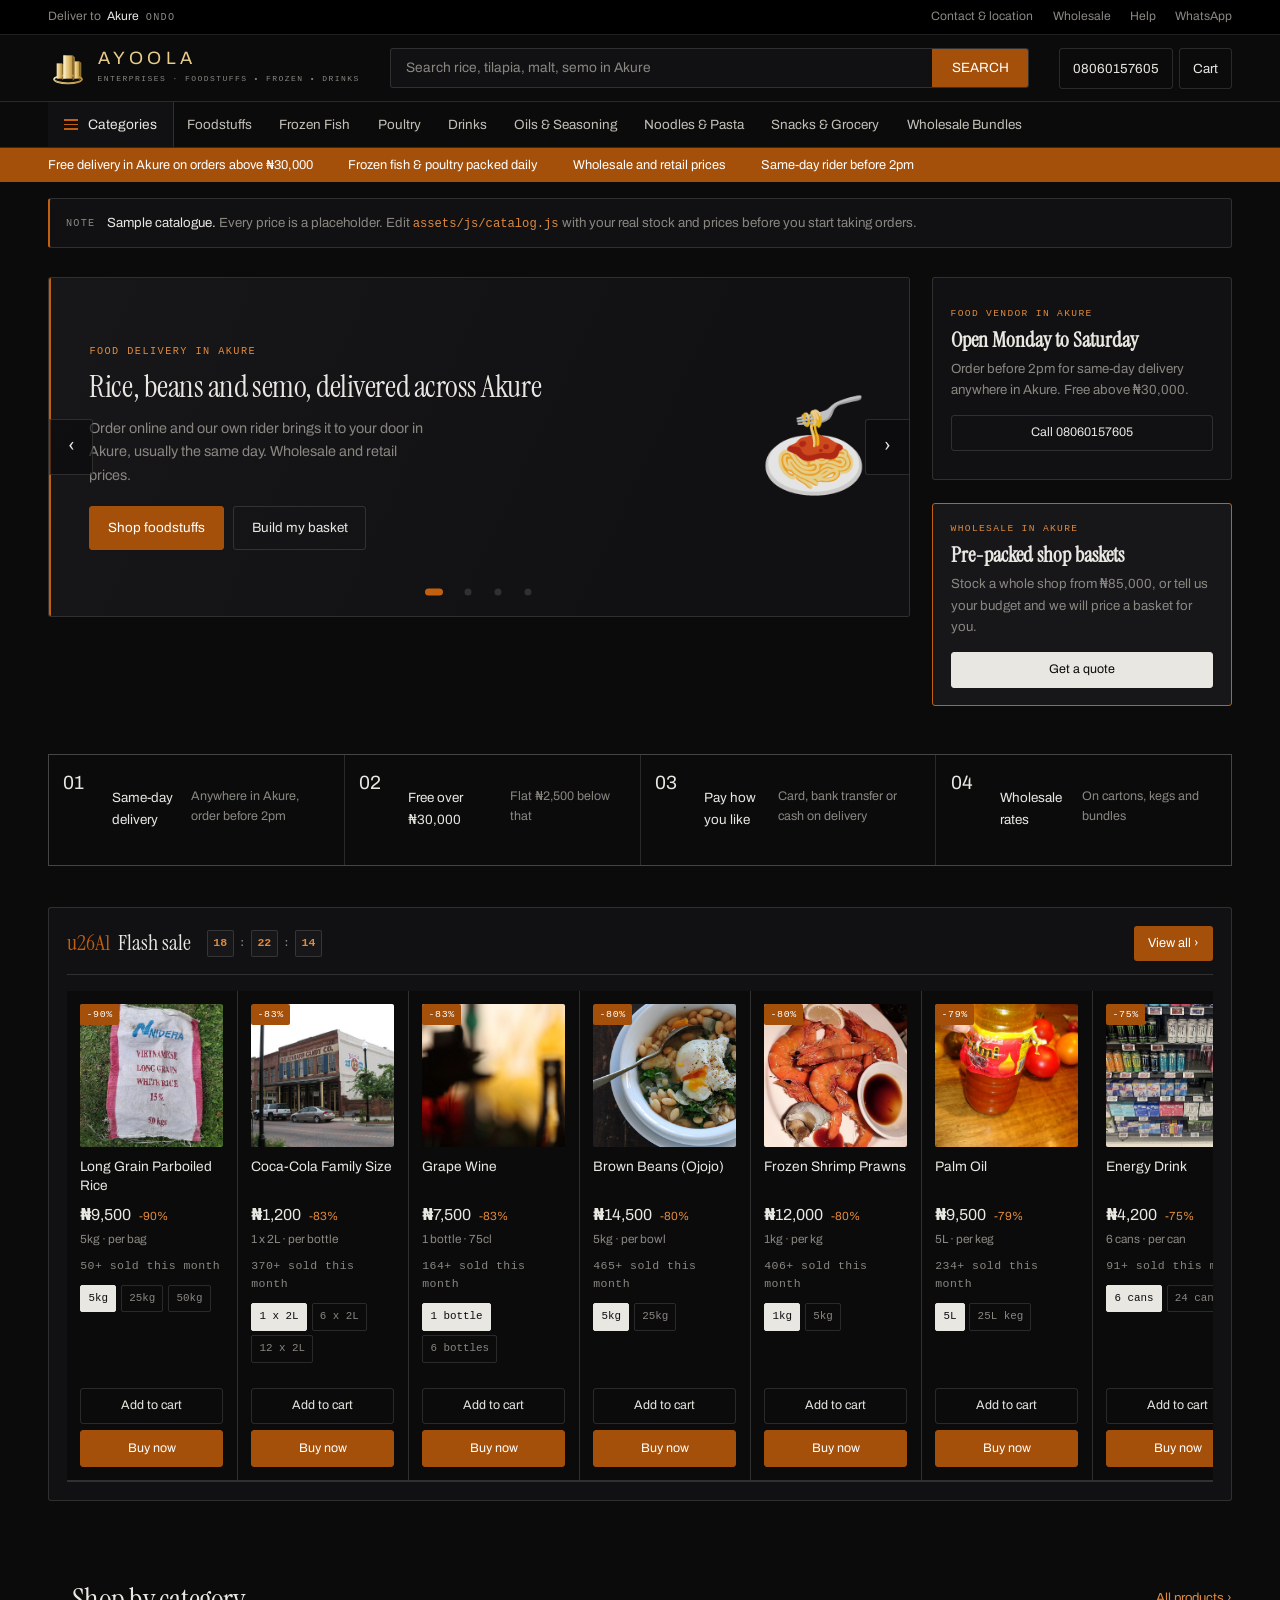
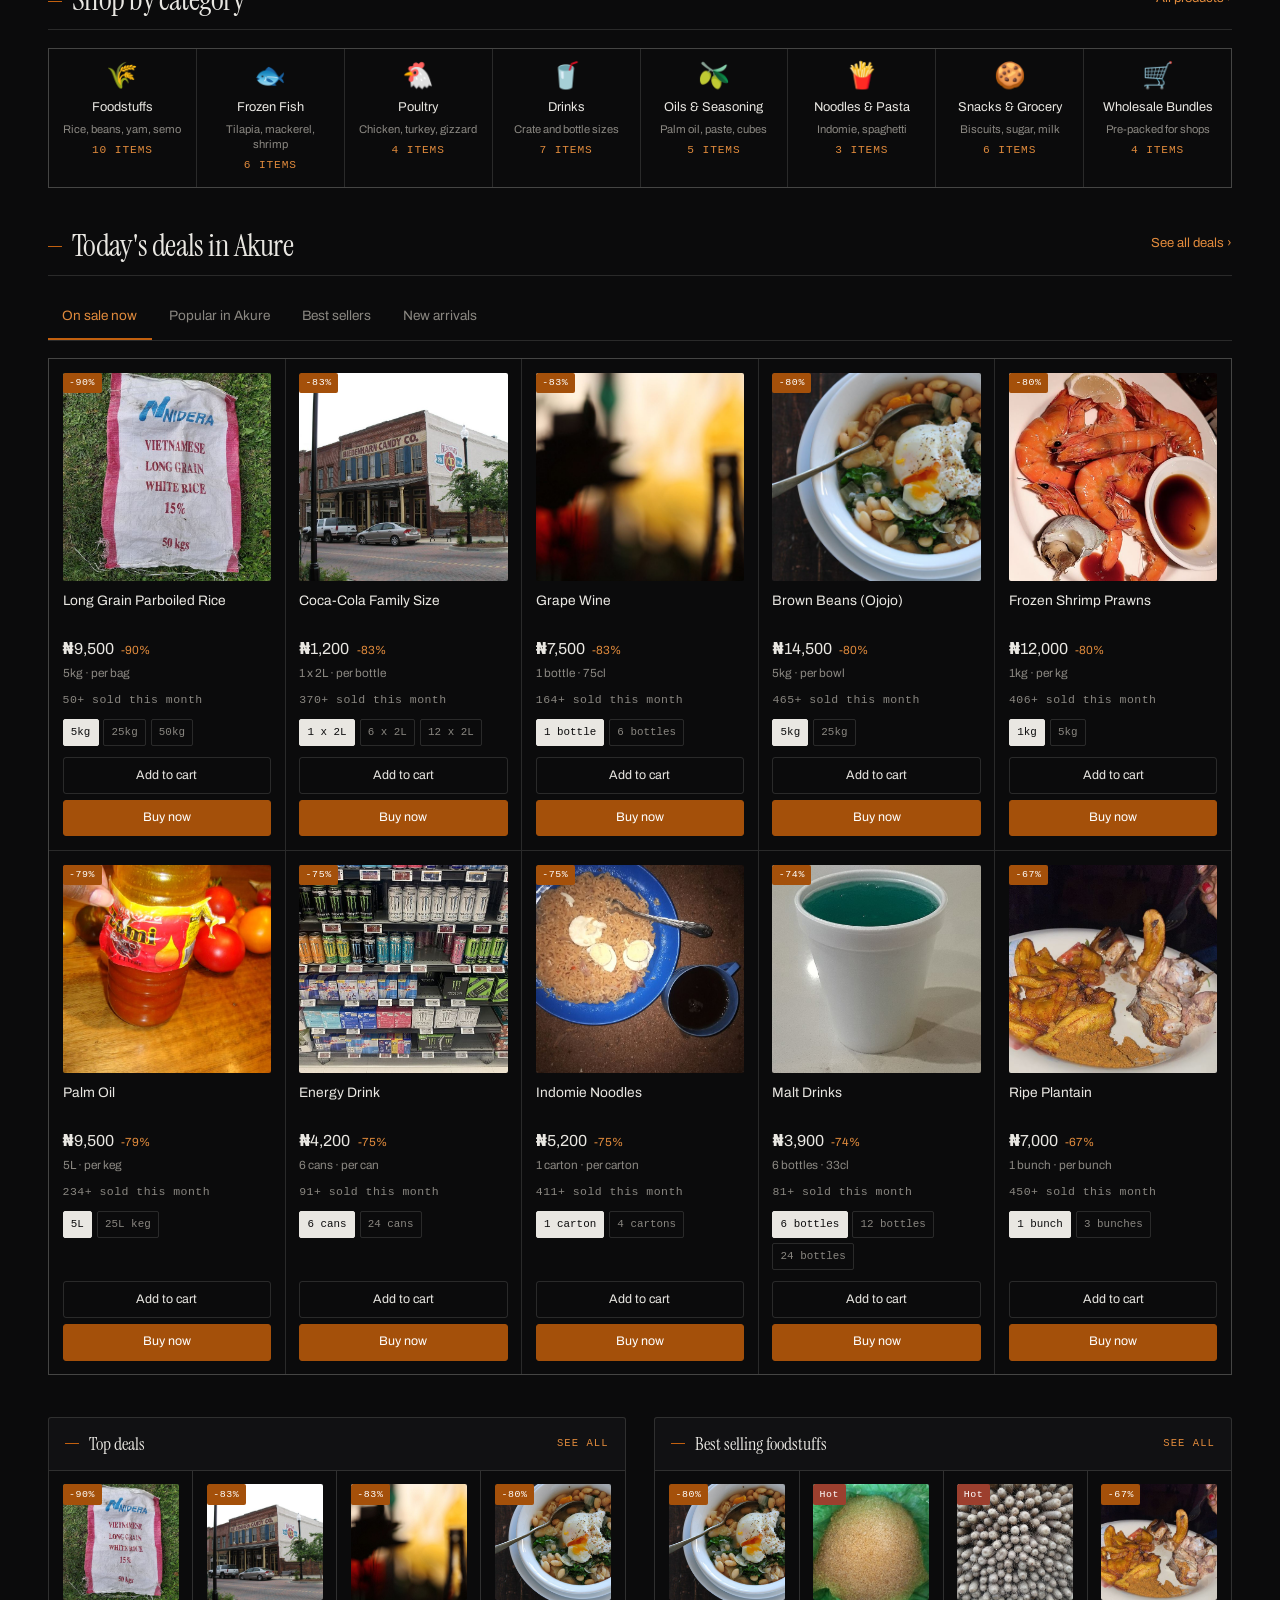
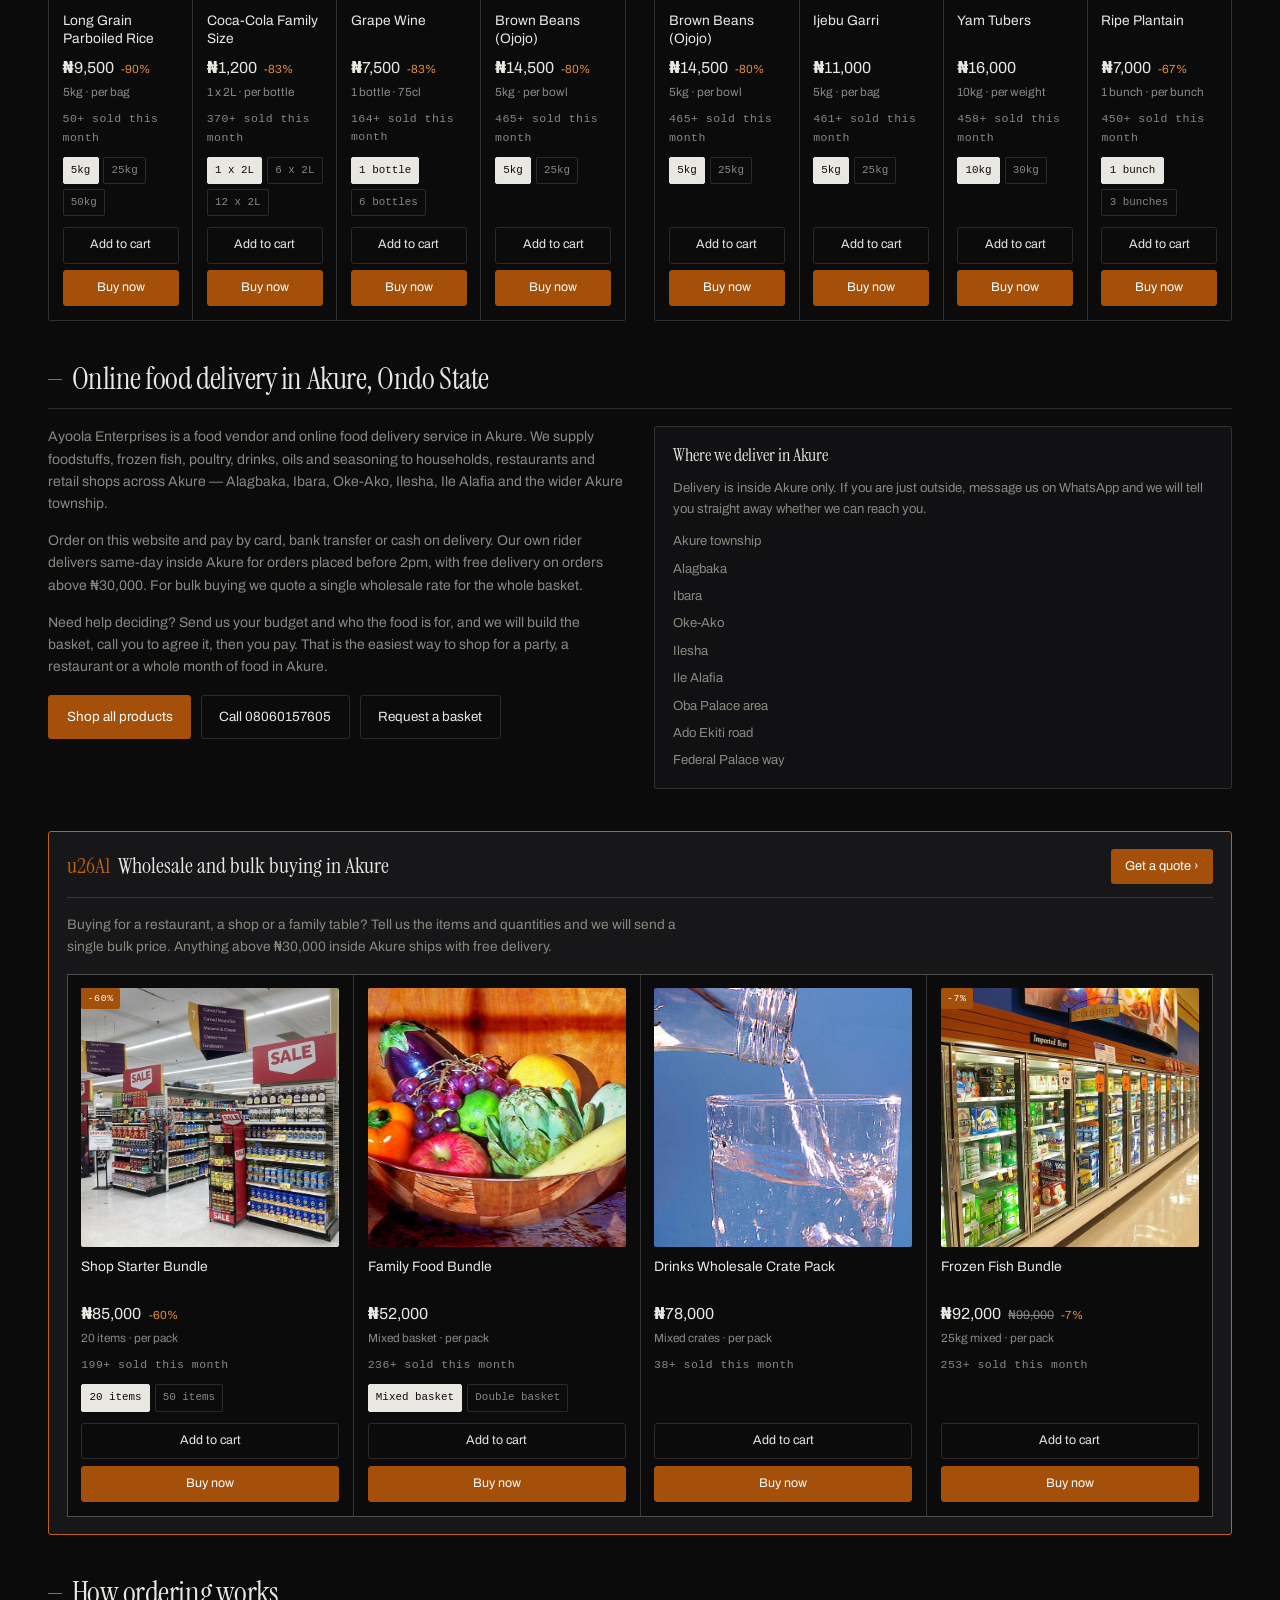
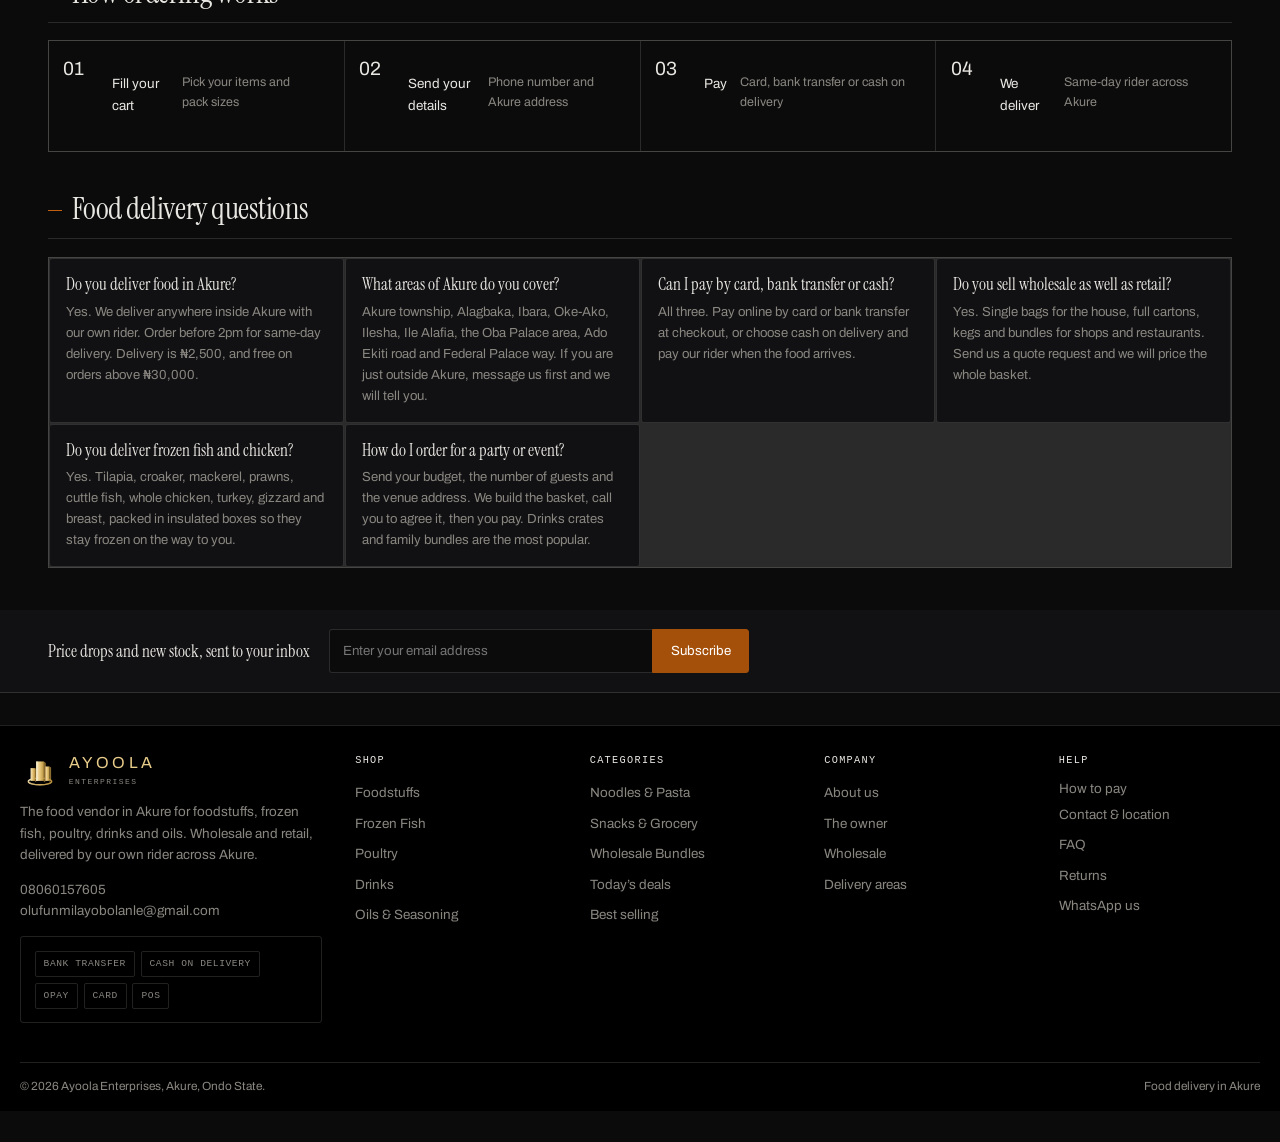
<file: index.html>
<!DOCTYPE html>
<html lang="en">
<head>
<meta charset="UTF-8">
<meta name="viewport" content="width=device-width,initial-scale=1">
<title>Ayoola Enterprises | Food Delivery in Akure &mdash; Foodstuffs, Frozen Fish, Poultry &amp; Drinks</title>
<meta name="description" content="Ayoola Enterprises is a food vendor in Akure, Ondo State. Buy foodstuffs, frozen fish, chicken, drinks and oils online and get same-day food delivery across Akure. Wholesale and retail prices. Call 08060157605.">
<meta name="keywords" content="food delivery Akure, online food delivery Akure, food vendor Akure, foodstuffs Akure, buy food online Akure, frozen fish Akure, wholesale food Akure, food store Akure Ondo State, grocery delivery Akure">
<meta name="author" content="Ayoola Enterprises">
<meta name="robots" content="index,follow,max-image-preview:large,max-snippet:-1">
<meta name="theme-color" content="#0b0b0c">
<meta property="og:type" content="website">
<meta property="og:site_name" content="Ayoola Enterprises">
<meta property="og:locale" content="en_NG">
<meta property="og:title" content="Food Delivery in Akure | Ayoola Enterprises">
<meta property="og:description" content="Your food vendor in Akure. Foodstuffs, frozen fish, poultry, drinks and oils delivered same-day across Akure, Ondo State.">
<meta property="og:url" content="https://ayoola-enterprise.pages.dev/">
<meta property="og:image" content="https://ayoola-enterprise.pages.dev/assets/img/products/rice50.jpg">
<meta property="og:image:alt" content="Bag of long grain parboiled rice, one of the foodstuffs sold by Ayoola Enterprise in Akure">
<meta name="geo.region" content="NG-ON">
<meta name="geo.placename" content="Akure, Ondo State">
<meta name="ICBM" content="NG-ON-Akure">
<link rel="preload" href="assets/fonts/archivo-latin.woff2" as="font" type="font/woff2" crossorigin>
<link rel="preload" href="assets/fonts/instrument-serif-latin.woff2" as="font" type="font/woff2" crossorigin>
<meta name="twitter:card" content="summary_large_image">
<link rel="canonical" href="https://ayoola-enterprise.pages.dev/">
<link rel="alternate" hreflang="en-NG" href="https://ayoola-enterprise.pages.dev/">
<link rel="icon" href="data:image/svg+xml,%3Csvg xmlns='http://www.w3.org/2000/svg' viewBox='0 0 64 64'%3E%3Crect width='64' height='64' fill='%230b0b0c'/%3E%3Cpath d='M32 10l7 6v34l-7 6-7-6V16z' fill='%23e3c173'/%3E%3Cpath d='M18 24l6 5v27l-6 5-6-5V29z' fill='%23c9a55c'/%3E%3Cpath d='M46 21l6 5v30l-6 5-6-5V26z' fill='%23d9b06a'/%3E%3C/svg%3E">
<link rel="stylesheet" href="assets/css/site.css?v=23">
<script type="application/ld+json">
{
  "@context": "https://schema.org",
  "@graph": [
    {
      "@type": ["Store", "GroceryStore", "FoodEstablishment"],
      "@id": "index.html#store",
      "name": "Ayoola Enterprises",
      "alternateName": "Ayoola Enterprises Akure",
      "description": "Food vendor in Akure, Ondo State selling foodstuffs, frozen fish, poultry, drinks, oils and seasoning with same-day delivery across Akure. Wholesale and retail prices.",
      "url": "index.html",
      "telephone": "+2348060157605",
      "email": "olufunmilayobolanle@gmail.com",
      "image": "assets/img/products/rice50.jpg",
      "logo": "index.html",
      "priceRange": "NGN",
      "currenciesAccepted": "NGN",
      "paymentAccepted": "Bank transfer, Cash on delivery, Card",
      "address": {
        "@type": "PostalAddress",
        "streetAddress": "Ayoola Enterprises, Akure",
        "addressLocality": "Akure",
        "addressRegion": "Ondo",
        "addressCountry": "NG"
      },
      "geo": { "@type": "GeoCoordinates", "latitude": 7.2506, "longitude": 5.1973 },
      "areaServed": [
        { "@type": "City", "name": "Akure" },
        { "@type": "State", "name": "Ondo" }
      ],
      "serviceArea": {
        "@type": "GeoCircle",
        "geoMidpoint": { "@type": "GeoCoordinates", "latitude": 7.2506, "longitude": 5.1973 },
        "geoRadius": "15000"
      },
      "openingHoursSpecification": [{
        "@type": "OpeningHoursSpecification",
        "dayOfWeek": ["Monday","Tuesday","Wednesday","Thursday","Friday","Saturday"],
        "opens": "08:00", "closes": "19:00"
      }],
      "hasOfferCatalog": {
        "@type": "OfferCatalog",
        "name": "Products sold in Akure",
        "itemListElement": [
          { "@type": "OfferCatalog", "name": "Foodstuffs" },
          { "@type": "OfferCatalog", "name": "Frozen Fish" },
          { "@type": "OfferCatalog", "name": "Poultry" },
          { "@type": "OfferCatalog", "name": "Drinks" },
          { "@type": "OfferCatalog", "name": "Oils and Seasoning" },
          { "@type": "OfferCatalog", "name": "Noodles and Pasta" },
          { "@type": "OfferCatalog", "name": "Snacks and Grocery" },
          { "@type": "OfferCatalog", "name": "Wholesale Bundles" }
        ]
      }
    },
    {
      "@type": "WebSite",
      "@id": "index.html#website",
      "url": "index.html",
      "name": "Ayoola Enterprises",
      "publisher": { "@id": "index.html#store" },
      "inLanguage": "en-NG"
    }
  ]
}
</script>
</head>
<body data-page="home">
<div id="site-header"></div>
<main id="main">
<h1 class="sr">Ayoola Enterprises &mdash; food delivery in Akure, Ondo State. Foodstuffs, frozen fish, poultry, drinks and oils, delivered same-day across Akure.</h1>
<div class="wrap" id="priceNotice" hidden style="padding-top:1rem">
  <div class="ribbon-strip">
    <span class="mono">Note</span>
    <span><b>Sample catalogue.</b> Every price is a placeholder. Edit <code>assets/js/catalog.js</code> with your real stock and prices before you start taking orders.</span>
  </div>
</div>
<!-- ============ HERO ============ -->
<section class="hero">
  <div class="wrap">
    <div class="hero-grid">
      <div class="slider" data-slider>
        <div class="slides" data-slides>
          <div class="slide s1">
            <div class="txt">
              <span class="kicker">Food delivery in Akure</span>
              <h2>Rice, beans and semo, delivered across Akure</h2>
              <p>Order online and our own rider brings it to your door in Akure, usually the same day. Wholesale and retail prices.</p>
              <a class="btn btn-o" href="category.html?cat=foodstuffs">Shop foodstuffs</a>
              <a class="btn" href="wholesale.html#quote" style="margin-left:.4rem">Build my basket</a>
            </div>
            <div class="art">&#127837;</div>
          </div>
          <div class="slide s2">
            <div class="txt">
              <span class="kicker">Frozen fish and poultry</span>
              <h2>Tilapia, mackerel, shrimp and chicken, packed daily</h2>
              <p>Cold store to your freezer in insulated boxes. Tilapia, croaker, mackerel, prawns, whole chicken and turkey.</p>
              <a class="btn btn-o" href="category.html?cat=frozen">Shop frozen</a>
            </div>
            <div class="art">&#128031;</div>
          </div>
          <div class="slide s3">
            <div class="txt">
              <span class="kicker">Drinks for every occasion</span>
              <h2>Crates, bottles and cans for parties in Akure</h2>
              <p>Soft drinks, malt, juice, table water, energy drinks and wine &mdash; by the bottle, the dozen or the full crate.</p>
              <a class="btn btn-o" href="category.html?cat=drinks">Shop drinks</a>
            </div>
            <div class="art">&#129380;</div>
          </div>
          <div class="slide s4">
            <div class="txt">
              <span class="kicker">Not sure what to buy?</span>
              <h2>Tell us your budget, we build the basket</h2>
              <p>Send who the food is for and how much you want to spend. We sort it, call you to agree it, then you pay.</p>
              <a class="btn btn-o" href="wholesale.html#quote">Request a basket</a>
            </div>
            <div class="art">&#129534;</div>
          </div>
        </div>
        <button class="arw prev" data-slide="-1" aria-label="Previous slide"><span aria-hidden="true">&#8249;</span></button>
        <button class="arw next" data-slide="1" aria-label="Next slide"><span aria-hidden="true">&#8250;</span></button>
        <div class="dots" data-dots></div>
      </div>
      <div class="side-cards">
        <div class="side-card">
          <span class="tag">Food vendor in Akure</span>
          <b>Open Monday to Saturday</b>
          <p>Order before 2pm for same-day delivery anywhere in Akure. Free above &#8358;30,000.</p>
          <a class="btn btn-sm" href="tel:08060157605">Call 08060157605</a>
        </div>
        <div class="side-card dark">
          <span class="tag">Wholesale in Akure</span>
          <b>Pre-packed shop baskets</b>
          <p>Stock a whole shop from &#8358;85,000, or tell us your budget and we will price a basket for you.</p>
          <a class="btn btn-sm btn-y" href="wholesale.html#quote">Get a quote</a>
        </div>
      </div>
    </div>
  </div>
</section>
<!-- ============ USP STRIP ============ -->
<section class="sec" style="padding-bottom:0">
  <div class="wrap">
    <div class="usp">
      <div><span class="e">01</span><div><b>Same-day delivery</b><small>Anywhere in Akure, order before 2pm</small></div></div>
      <div><span class="e">02</span><div><b>Free over &#8358;30,000</b><small>Flat &#8358;2,500 below that</small></div></div>
      <div><span class="e">03</span><div><b>Pay how you like</b><small>Card, bank transfer or cash on delivery</small></div></div>
      <div><span class="e">04</span><div><b>Wholesale rates</b><small>On cartons, kegs and bundles</small></div></div>
    </div>
  </div>
</section>
<!-- ============ FLASH SALE ============ -->
<section class="sec" id="flash" data-flash hidden>
  <div class="wrap">
    <div class="flash">
      <div class="flash-h">
        <span class="ttl">Flash sale</span>
        <span class="count" data-countdown>
          <span data-h>00</span><b>:</b><span data-m>00</span><b>:</b><span data-s>00</span>
        </span>
        <a class="view" href="category.html?sort=discount">View all &rsaquo;</a>
      </div>
      <div class="hscroll" data-flash-row></div>
    </div>
  </div>
</section>
<!-- ============ CATEGORIES ============ -->
<section class="sec">
  <div class="wrap">
    <div class="sec-h">
      <h2>Shop by category</h2>
      <a class="more" href="category.html">All products &rsaquo;</a>
    </div>
    <div class="cats" data-cats></div>
  </div>
</section>
<!-- ============ TABS ============ -->
<section class="sec" style="padding-top:0">
  <div class="wrap">
    <div class="sec-h">
      <h2>Today's deals in Akure</h2>
      <a class="more" href="category.html?sort=discount">See all deals &rsaquo;</a>
    </div>
    <div class="tabs" data-tabs>
      <button class="on" data-tab="deals">On sale now</button>
      <button data-tab="popular">Popular in Akure</button>
      <button data-tab="best">Best sellers</button>
      <button data-tab="new">New arrivals</button>
    </div>
    <div class="panel on" data-panel="deals"><div class="pgrid" data-panel-grid="deals"></div></div>
    <div class="panel" data-panel="popular"><div class="pgrid" data-panel-grid="popular"></div></div>
    <div class="panel" data-panel="best"><div class="pgrid" data-panel-grid="best"></div></div>
    <div class="panel" data-panel="new"><div class="pgrid" data-panel-grid="new"></div></div>
  </div>
</section>
<!-- ============ LOCAL SEO BLOCK ============ -->
<section class="sec" style="padding-top:0">
  <div class="wrap">
    <div class="two-col">
      <div class="blk">
        <div class="hd"><span>Top deals</span><a href="category.html?sort=discount">See all</a></div>
        <div class="bd"><div class="pgrid four" data-deals></div></div>
      </div>
      <div class="blk">
        <div class="hd"><span>Best selling foodstuffs</span><a href="category.html?cat=foodstuffs">See all</a></div>
        <div class="bd"><div class="pgrid four" data-best></div></div>
      </div>
    </div>
  </div>
</section>
<section class="sec" style="padding-top:0">
  <div class="wrap">
    <div class="sec-h"><h2>Online food delivery in Akure, Ondo State</h2></div>
    <div class="two-col">
      <div>
        <p style="color:var(--muted);margin-bottom:.9rem">
          Ayoola Enterprises is a food vendor and online food delivery service in Akure. We supply foodstuffs,
          frozen fish, poultry, drinks, oils and seasoning to households, restaurants and retail shops across
          Akure &mdash; Alagbaka, Ibara, Oke-Ako, Ilesha, Ile Alafia and the wider Akure township.
        </p>
        <p style="color:var(--muted);margin-bottom:.9rem">
          Order on this website and pay by card, bank transfer or cash on delivery. Our own rider delivers
          same-day inside Akure for orders placed before 2pm, with free delivery on orders above
          &#8358;30,000. For bulk buying we quote a single wholesale rate for the whole basket.
        </p>
        <p style="color:var(--muted);margin-bottom:1rem">
          Need help deciding? Send us your budget and who the food is for, and we will build the basket, call you
          to agree it, then you pay. That is the easiest way to shop for a party, a restaurant or a whole month
          of food in Akure.
        </p>
        <div style="display:flex;gap:.6rem;flex-wrap:wrap">
          <a class="btn btn-o" href="category.html">Shop all products</a>
          <a class="btn" href="tel:08060157605">Call 08060157605</a>
          <a class="btn" href="wholesale.html#quote">Request a basket</a>
        </div>
      </div>
      <div>
        <div class="panel-box" style="padding:1.1rem">
          <h3 style="font-family:var(--serif);font-size:1.15rem;margin-bottom:.7rem">Where we deliver in Akure</h3>
          <p style="font-size:.82rem;color:var(--muted);margin-bottom:.7rem">
            Delivery is inside Akure only. If you are just outside, message us on WhatsApp and we will tell you
            straight away whether we can reach you.
          </p>
          <ul data-areas style="font-size:.82rem;color:var(--muted);display:grid;gap:.4rem"></ul>
        </div>
      </div>
    </div>
  </div>
</section>
<!-- ============ WHOLESALE BANNER ============ -->
<section class="sec" style="padding-top:0">
  <div class="wrap">
    <div class="flash" style="background:var(--surface-2);border-color:var(--accent)">
      <div class="flash-h">
        <span class="ttl">Wholesale and bulk buying in Akure</span>
        <a class="view" href="wholesale.html#quote">Get a quote &rsaquo;</a>
      </div>
      <p style="font-size:.86rem;color:var(--muted);max-width:80ch;margin:0 0 1rem">
        Buying for a restaurant, a shop or a family table? Tell us the items and quantities and we will send a
        single bulk price. Anything above &#8358;30,000 inside Akure ships with free delivery.
      </p>
      <div class="pgrid four" data-bundles></div>
    </div>
  </div>
</section>
<!-- ============ HOW IT WORKS ============ -->
<section class="sec" style="padding-top:0">
  <div class="wrap">
    <div class="sec-h"><h2>How ordering works</h2></div>
    <div class="usp">
      <div><span class="e">01</span><div><b>Fill your cart</b><small>Pick your items and pack sizes</small></div></div>
      <div><span class="e">02</span><div><b>Send your details</b><small>Phone number and Akure address</small></div></div>
      <div><span class="e">03</span><div><b>Pay</b><small>Card, bank transfer or cash on delivery</small></div></div>
      <div><span class="e">04</span><div><b>We deliver</b><small>Same-day rider across Akure</small></div></div>
    </div>
  </div>
</section>
<!-- ============ FAQ (also feeds FAQPage schema) ============ -->
<section class="sec" style="padding-top:0">
  <div class="wrap">
    <div class="sec-h"><h2>Food delivery questions</h2></div>
    <div class="pgrid four" data-faq></div>
  </div>
</section>
</main>
<div id="site-footer"></div>
<script src="assets/js/catalog.js?v=23"></script>
<script src="assets/js/store.js?v=23"></script>
<script src="assets/js/home.js?v=23"></script>
</body>
</html>
</file>
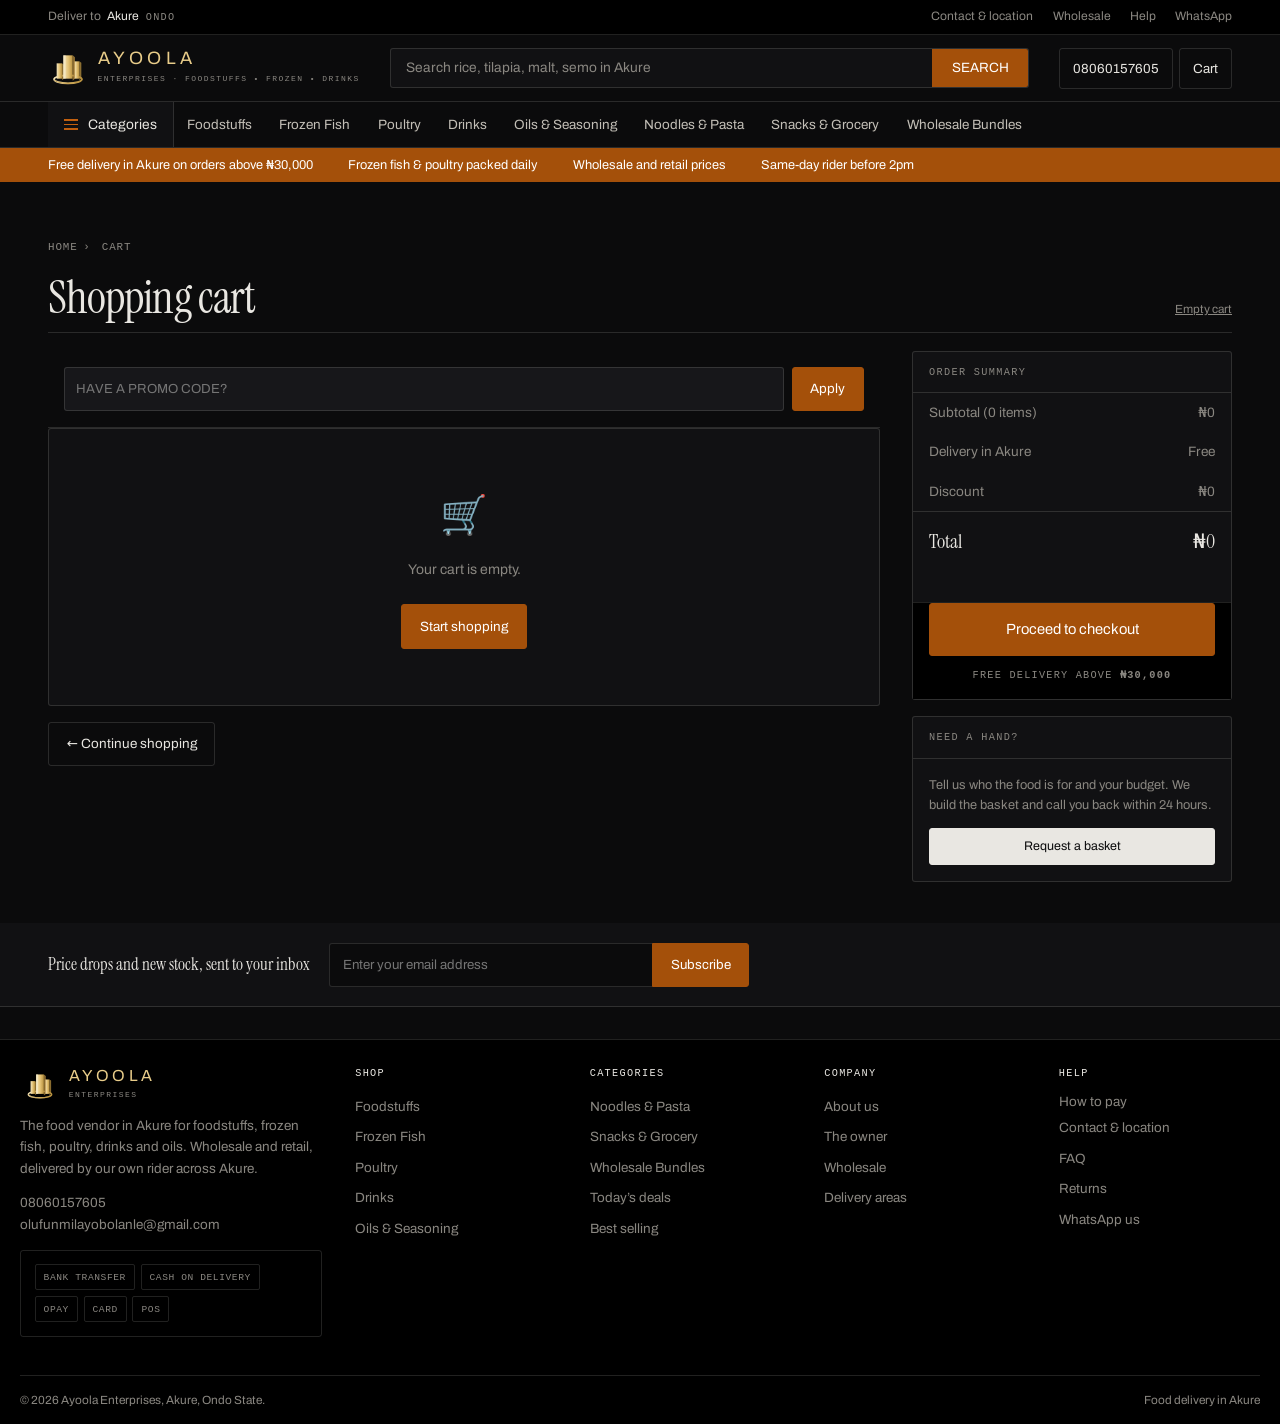
<file: cart.html>
<!DOCTYPE html>
<html lang="en">
<head>
<meta charset="UTF-8">
<meta name="viewport" content="width=device-width,initial-scale=1">
<title>Your cart | Ayoola Enterprises</title>
<meta name="robots" content="noindex,nofollow">
<meta name="theme-color" content="#0b0b0c">
<link rel="icon" href="data:image/svg+xml,%3Csvg xmlns='http://www.w3.org/2000/svg' viewBox='0 0 64 64'%3E%3Crect width='64' height='64' fill='%230b0b0c'/%3E%3Cpath d='M32 10l7 6v34l-7 6-7-6V16z' fill='%23e3c173'/%3E%3Cpath d='M18 24l6 5v27l-6 5-6-5V29z' fill='%23c9a55c'/%3E%3Cpath d='M46 21l6 5v30l-6 5-6-5V26z' fill='%23d9b06a'/%3E%3C/svg%3E">
<link rel="stylesheet" href="assets/css/site.css?v=23">
</head>
<body data-page="cart">

<div id="site-header"></div>

<main class="sec" id="main">
  <div class="wrap">
    <nav class="crumbs"><a href="index.html">Home</a><span>&rsaquo;</span><span>Cart</span></nav>

    <div class="sec-h">
      <h1>Shopping cart</h1>
      <button class="linkbtn" type="button" data-clear-cart>Empty cart</button>
    </div>

    <div class="cart-page">
      <div>
        <div class="promo-code">
          <input type="text" placeholder="Have a promo code?" data-promo aria-label="Promo code">
          <button class="btn btn-o" type="button" data-promo-go>Apply</button>
        </div>
        <div data-vouch></div>
        <div class="panel-box"><div data-lines></div></div>
        <div style="margin-top:1rem">
          <a class="btn" href="category.html">&larr; Continue shopping</a>
        </div>
      </div>

      <aside>
        <div class="panel-box summary">
          <div class="hd">Order summary</div>
          <div class="row"><span>Subtotal (<span data-count>0</span> items)</span><span data-sub>&#8358;0</span></div>
          <div class="row"><span>Delivery in Akure</span><span data-fee>&#8358;0</span></div>
          <div class="row"><span>Discount</span><span data-disc>&#8358;0</span></div>
          <div class="row tot"><span>Total</span><span data-tot>&#8358;0</span></div>
          <div class="foot">
            <a class="btn btn-o btn-block btn-lg" href="checkout.html">Proceed to checkout</a>
            <p class="mono" style="margin-top:.7rem;text-align:center">Free delivery above <b id="freeOver"></b></p>
          </div>
        </div>

        <div class="panel-box" style="margin-top:1rem">
          <div class="hd">Need a hand?</div>
          <div style="padding:1rem">
            <p style="font-size:.8rem;color:var(--muted)">
              Tell us who the food is for and your budget. We build the basket and call you back within 24 hours.
            </p>
            <a class="btn btn-y btn-block btn-sm" style="margin-top:.8rem" href="wholesale.html#quote">Request a basket</a>
          </div>
        </div>
      </aside>
    </div>
  </div>
</main>

<div id="site-footer"></div>

<script src="assets/js/catalog.js?v=23"></script>
<script src="assets/js/store.js?v=23"></script>
<script src="assets/js/cart.js?v=23"></script>
</body>
</html>
</file>
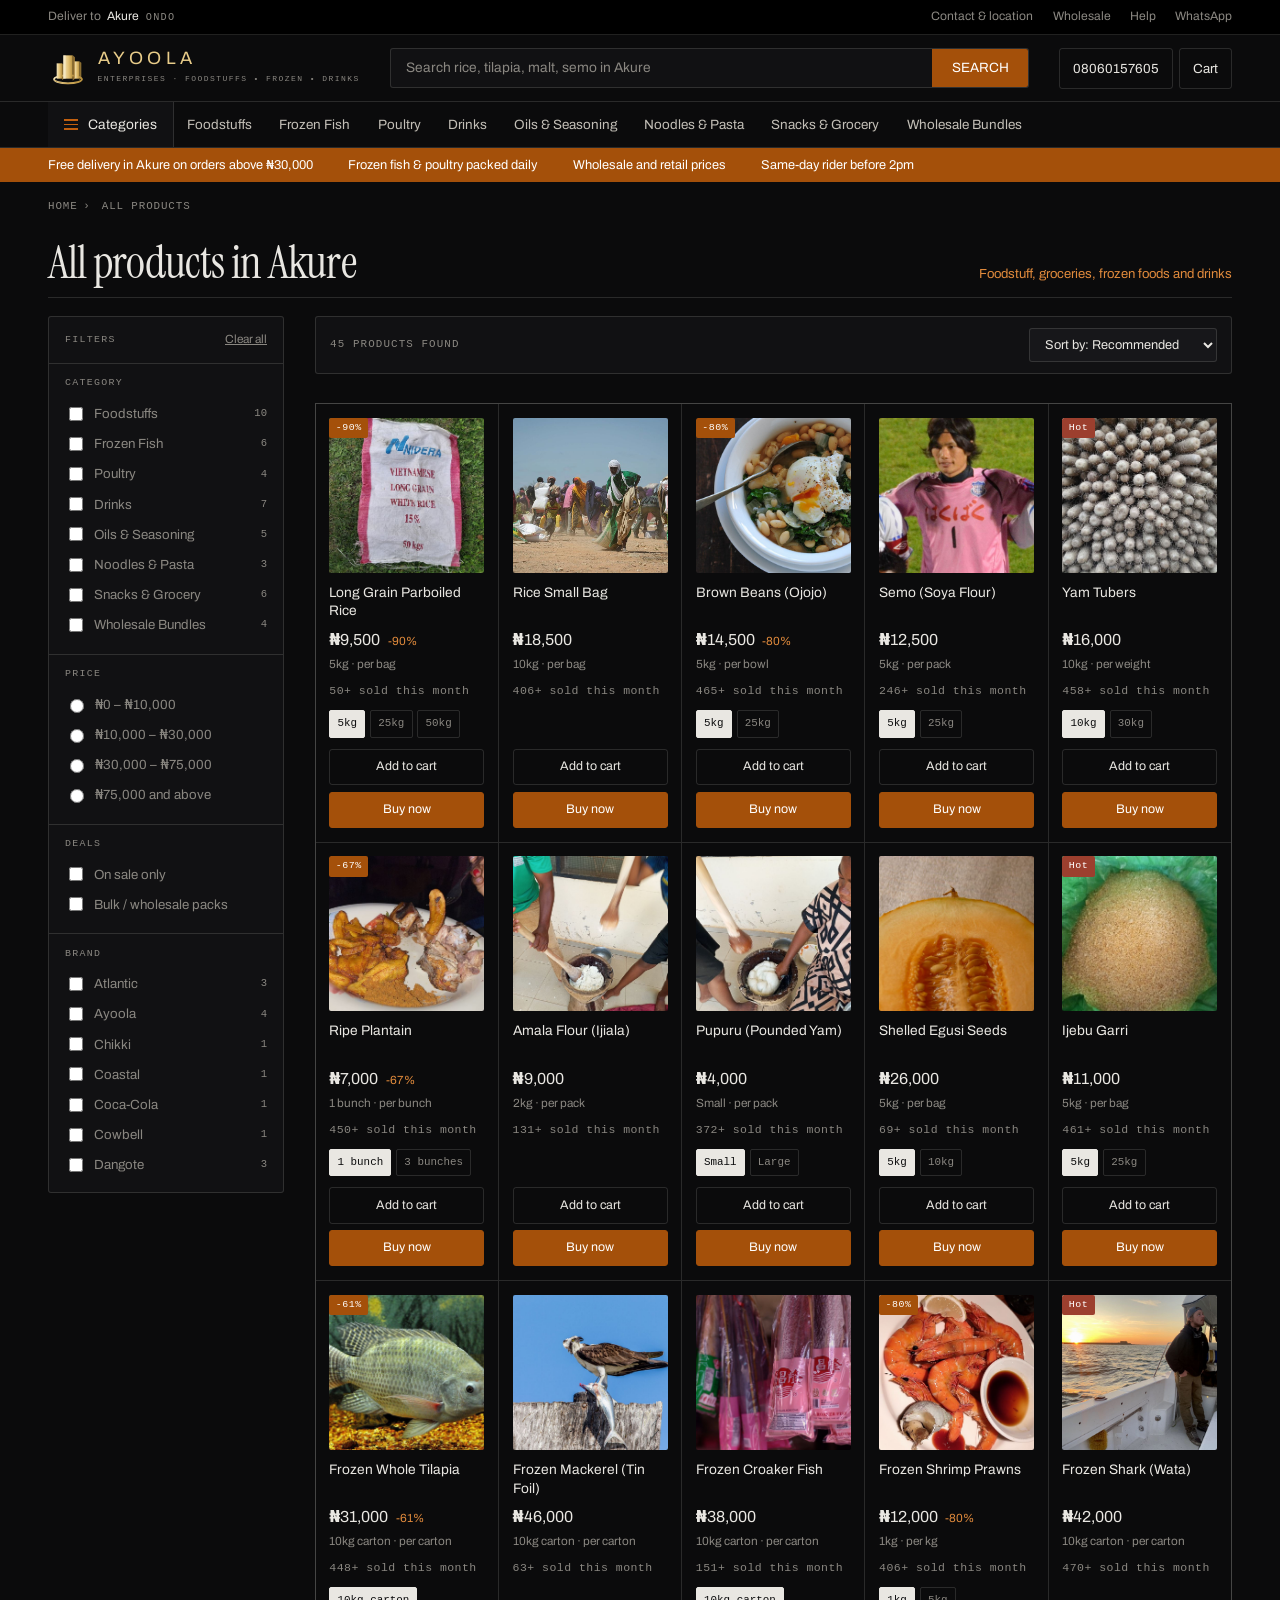
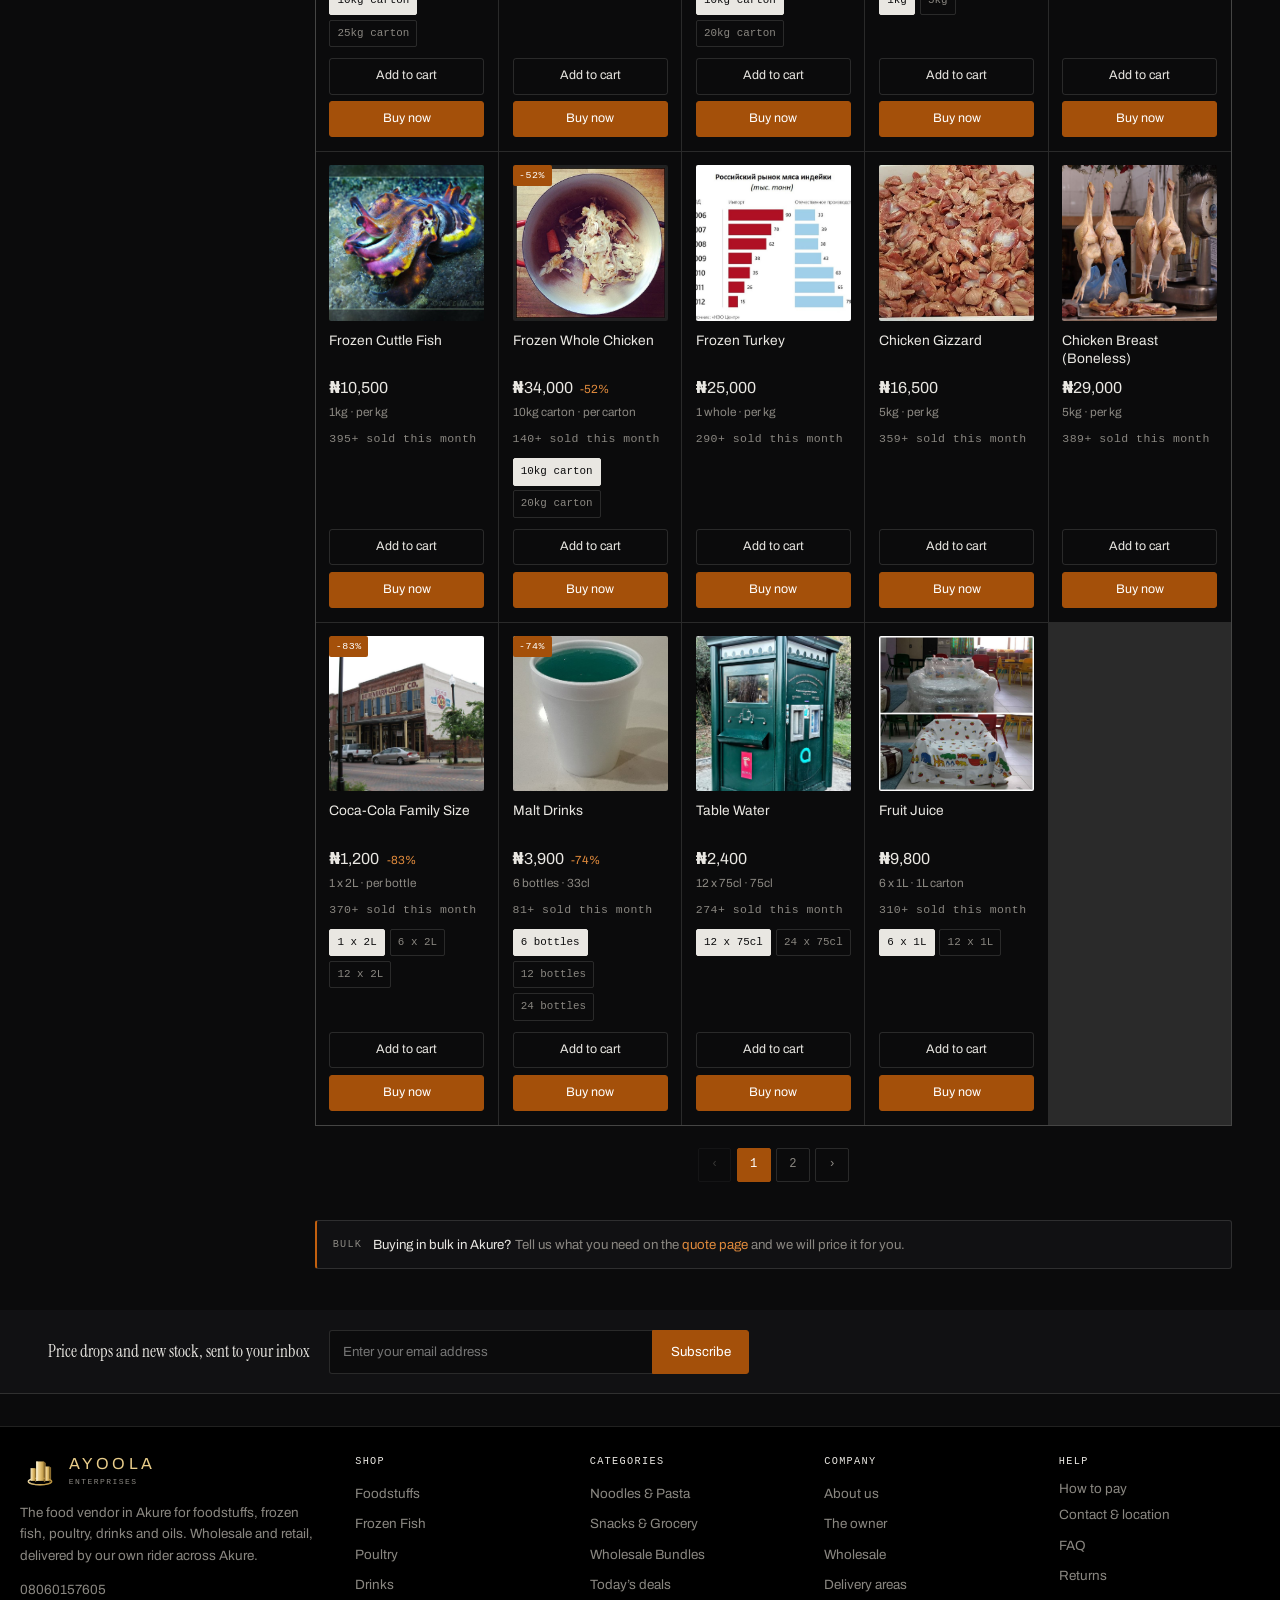
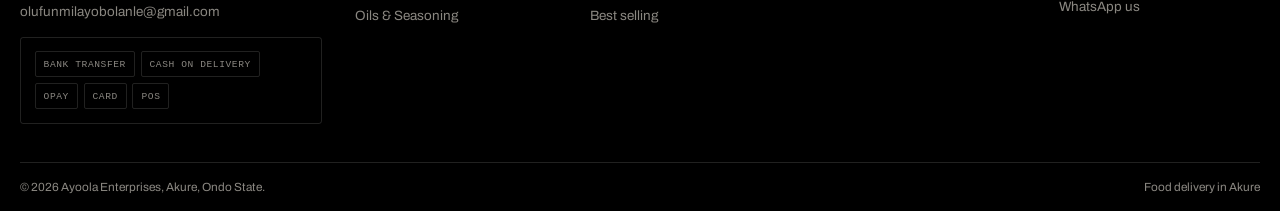
<file: category.html>
<!DOCTYPE html>
<html lang="en">
<head>
<meta charset="UTF-8">
<meta name="viewport" content="width=device-width,initial-scale=1">
<title>Buy Foodstuff, Groceries &amp; Frozen Foods in Akure | Ayoola Enterprise</title>
<meta name="description" content="Shop foodstuff, groceries, frozen fish, frozen chicken, drinks and oils at Ayoola Enterprise in Akure, Ondo State. Wholesale and retail prices, delivery across Akure.">
<meta name="keywords" content="foodstuff store in Akure, buy foodstuff in Akure, frozen foods in Akure, grocery store in Akure, frozen fish Akure, frozen chicken Akure, foodstuff supplier Akure">
<meta name="robots" content="index,follow,max-image-preview:large">
<meta name="geo.region" content="NG-ON">
<meta name="geo.placename" content="Akure, Ondo State">
<meta name="ICBM" content="NG-ON-Akure">
<meta name="theme-color" content="#0b0b0c">
<meta property="og:type" content="website">
<meta property="og:site_name" content="Ayoola Enterprise">
<meta property="og:locale" content="en_NG">
<meta property="og:title" content="Buy foodstuff, groceries and frozen foods in Akure | Ayoola Enterprise">
<meta property="og:description" content="Foodstuff, groceries, frozen fish, chicken, drinks and oils delivered across Akure, Ondo State.">
<meta property="og:url" content="https://ayoola-enterprise.pages.dev/category.html">
<meta property="og:image" content="https://ayoola-enterprise.pages.dev/assets/img/products/rice50.jpg">
<link rel="canonical" href="https://ayoola-enterprise.pages.dev/category.html">
<link rel="icon" href="data:image/svg+xml,%3Csvg xmlns='http://www.w3.org/2000/svg' viewBox='0 0 64 64'%3E%3Crect width='64' height='64' fill='%230b0b0c'/%3E%3Cpath d='M32 10l7 6v34l-7 6-7-6V16z' fill='%23e3c173'/%3E%3Cpath d='M18 24l6 5v27l-6 5-6-5V29z' fill='%23c9a55c'/%3E%3Cpath d='M46 21l6 5v30l-6 5-6-5V26z' fill='%23d9b06a'/%3E%3C/svg%3E">
<link rel="preload" href="assets/fonts/archivo-latin.woff2" as="font" type="font/woff2" crossorigin>
<link rel="stylesheet" href="assets/css/site.css?v=23">
<script type="application/ld+json">
{
  "@context": "https://schema.org",
  "@graph": [
    {
      "@type": "CollectionPage",
      "name": "Buy foodstuff, groceries and frozen foods in Akure",
      "url": "https://ayoola-enterprise.pages.dev/category.html",
      "inLanguage": "en-NG",
      "description": "Browse foodstuffs, frozen fish, poultry, drinks, oils, snacks and wholesale bundles from Ayoola Enterprise, Akure, Ondo State.",
      "isPartOf": {
        "@type": "WebSite",
        "name": "Ayoola Enterprise",
        "url": "https://ayoola-enterprise.pages.dev/"
      },
      "about": {
        "@type": "Store",
        "name": "Ayoola Enterprise",
        "address": {
          "@type": "PostalAddress",
          "addressLocality": "Akure",
          "addressRegion": "Ondo",
          "addressCountry": "NG"
        }
      }
    },
    {
      "@type": "BreadcrumbList",
      "itemListElement": [
        { "@type": "ListItem", "position": 1, "name": "Home", "item": "https://ayoola-enterprise.pages.dev/" },
        { "@type": "ListItem", "position": 2, "name": "All products", "item": "https://ayoola-enterprise.pages.dev/category.html" }
      ]
    }
  ]
}
</script>
</head>
<body data-page="category">

<div id="site-header"></div>

<main id="main">
  <div class="wrap">
    <nav class="crumbs" data-crumbs aria-label="Breadcrumb"></nav>
  </div>

  <section class="sec" style="padding-top:.4rem">
    <div class="wrap">
      <div class="shop">
        <aside class="facets" data-facets aria-label="Product filters">
          <div class="grp" style="display:flex;justify-content:space-between;align-items:center">
            <h4 style="margin:0">Filters</h4>
            <button class="linkbtn" type="button" data-clear>Clear all</button>
          </div>

          <div class="grp">
            <h4>Category</h4>
            <div data-facet-cat></div>
          </div>

          <div class="grp">
            <h4>Price</h4>
            <label><input type="radio" name="pr" value="0-10000"> &#8358;0 &ndash; &#8358;10,000</label>
            <label><input type="radio" name="pr" value="10000-30000"> &#8358;10,000 &ndash; &#8358;30,000</label>
            <label><input type="radio" name="pr" value="30000-75000"> &#8358;30,000 &ndash; &#8358;75,000</label>
            <label><input type="radio" name="pr" value="75000-999999"> &#8358;75,000 and above</label>
          </div>

          <div class="grp">
            <h4>Deals</h4>
            <label><input type="checkbox" name="deal" value="1"> On sale only</label>
            <label><input type="checkbox" name="big" value="1"> Bulk / wholesale packs</label>
          </div>

          <div class="grp">
            <h4>Brand</h4>
            <div data-facet-brand style="max-height:210px;overflow:auto"></div>
          </div>
        </aside>

        <div>
          <div class="shopbar">
            <span class="n" data-count></span>
            <button class="btn btn-sm filter-btn" type="button" data-filter-open>Filters</button>
            <label class="sr" for="sort">Sort by</label>
            <select id="sort">
              <option value="featured">Sort by: Recommended</option>
              <option value="sold">Sort by: Best selling</option>
              <option value="discount">Sort by: Biggest discount</option>
              <option value="low">Sort by: Price low to high</option>
              <option value="high">Sort by: Price high to low</option>
              <option value="az">Sort by: Name A&ndash;Z</option>
            </select>
          </div>

          <div class="chips" data-chips></div>
          <div class="pgrid" data-grid></div>

          <div class="empty" data-empty hidden>
            <div class="e">&#128269;</div>
            <p>No products match your search.</p>
            <p style="margin-top:1rem"><button class="btn btn-o" type="button" data-clear>Clear filters</button></p>
          </div>

          <div class="pagenav" data-pages></div>

          <div class="ribbon-strip" style="margin-top:1rem">
            <span class="mono">Bulk</span>
            <span><b>Buying in bulk in Akure?</b> Tell us what you need on the
              <a href="wholesale.html#quote" style="color:var(--accent-text)">quote page</a> and we will price it for you.</span>
          </div>
        </div>
      </div>
    </div>
  </section>
</main>

<div id="site-footer"></div>

<script src="assets/js/catalog.js?v=23"></script>
<script src="assets/js/store.js?v=23"></script>
<script src="assets/js/category.js?v=23"></script>
</body>
</html>
</file>
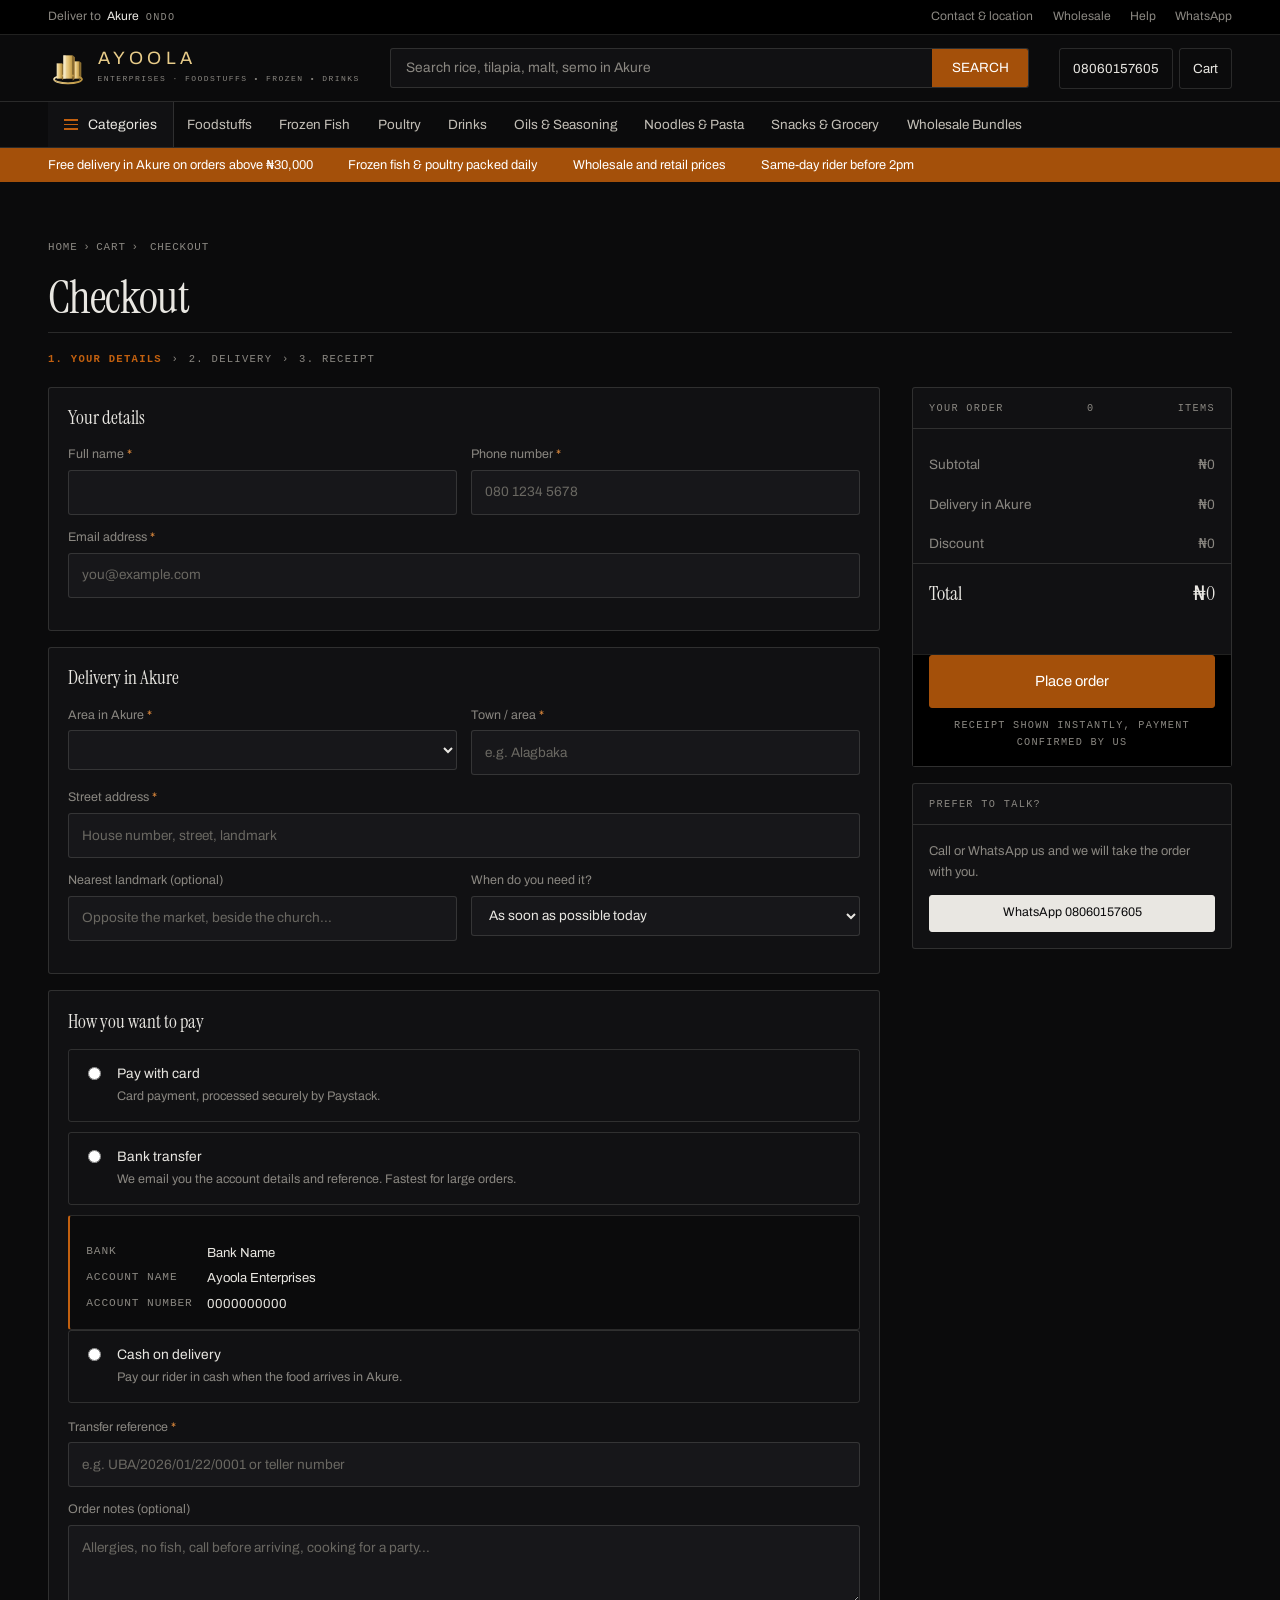
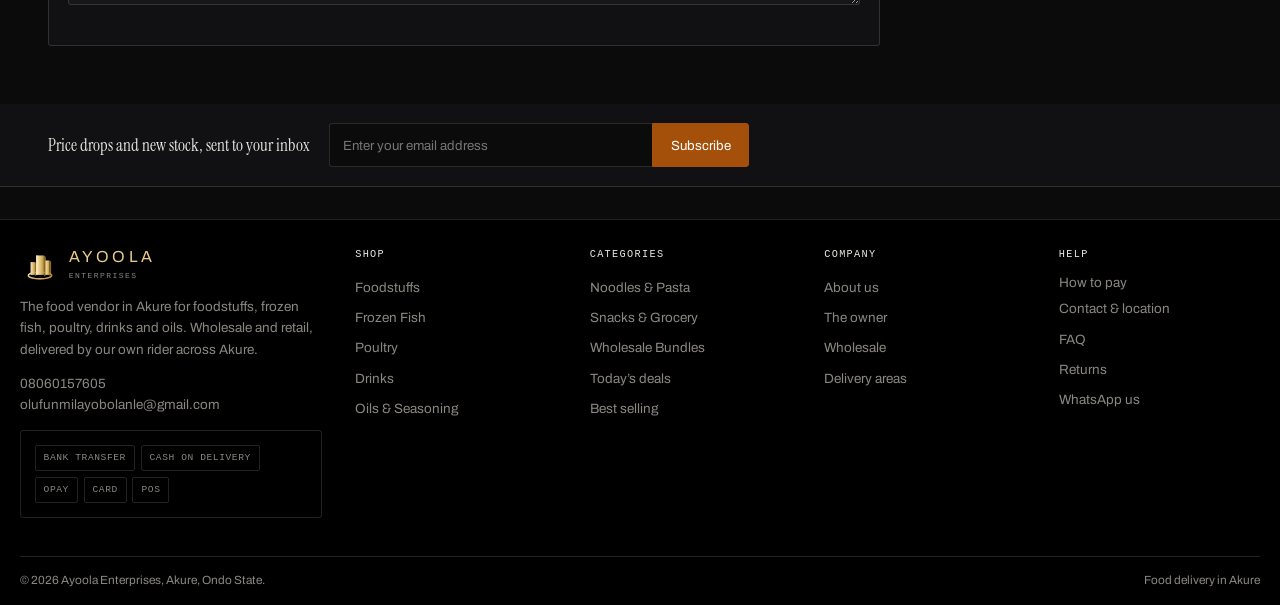
<file: checkout.html>
<!DOCTYPE html>
<html lang="en">
<head>
<meta charset="UTF-8">
<meta name="viewport" content="width=device-width,initial-scale=1">
<title>Checkout | Ayoola Enterprises, Akure</title>
<meta name="robots" content="noindex,nofollow">
<meta name="theme-color" content="#0b0b0c">
<link rel="icon" href="data:image/svg+xml,%3Csvg xmlns='http://www.w3.org/2000/svg' viewBox='0 0 64 64'%3E%3Crect width='64' height='64' fill='%230b0b0c'/%3E%3Cpath d='M32 10l7 6v34l-7 6-7-6V16z' fill='%23e3c173'/%3E%3Cpath d='M18 24l6 5v27l-6 5-6-5V29z' fill='%23c9a55c'/%3E%3Cpath d='M46 21l6 5v30l-6 5-6-5V26z' fill='%23d9b06a'/%3E%3C/svg%3E">
<link rel="stylesheet" href="assets/css/site.css?v=23">
</head>
<body data-page="checkout">

<div id="site-header"></div>

<main class="sec" id="main" data-anchor>
  <div class="wrap">
    <nav class="crumbs"><a href="index.html">Home</a><span>&rsaquo;</span><a href="cart.html">Cart</a><span>&rsaquo;</span><span>Checkout</span></nav>

    <div class="sec-h"><h1>Checkout</h1></div>

    <div class="steps">
      <b>1. Your details</b> <span>&rsaquo;</span> <span>2. Delivery</span> <span>&rsaquo;</span> <span>3. Receipt</span>
    </div>

    <form class="cart-page" id="checkoutForm" novalidate>
      <div>
        <div class="form-box">
          <h3>Your details</h3>
          <div class="frow">
            <div class="field" data-for="name">
              <label for="name">Full name <span class="req">*</span></label>
              <input id="name" name="name" autocomplete="name">
              <p class="msg">Please enter your name</p>
            </div>
            <div class="field" data-for="phone">
              <label for="phone">Phone number <span class="req">*</span></label>
              <input id="phone" name="phone" inputmode="tel" autocomplete="tel" placeholder="080 1234 5678">
              <p class="msg">The number our Akure rider will call</p>
            </div>
          </div>
          <div class="field" data-for="email">
            <label for="email">Email address <span class="req">*</span></label>
            <input id="email" name="email" type="email" autocomplete="email" placeholder="you@example.com">
            <p class="msg">We send your receipt here</p>
          </div>
        </div>

        <div class="form-box">
          <h3>Delivery in Akure</h3>
          <div class="frow">
            <div class="field" data-for="area">
              <label for="area">Area in Akure <span class="req">*</span></label>
              <select id="area" name="area" data-areas></select>
              <p class="msg">Choose the area we are delivering to</p>
            </div>
            <div class="field" data-for="city">
              <label for="city">Town / area <span class="req">*</span></label>
              <input id="city" name="city" placeholder="e.g. Alagbaka">
              <p class="msg">Enter your area in Akure</p>
            </div>
          </div>
          <div class="field" data-for="address">
            <label for="address">Street address <span class="req">*</span></label>
            <input id="address" name="address" autocomplete="street-address" placeholder="House number, street, landmark">
            <p class="msg">We need an address our rider in Akure can find</p>
          </div>
          <div class="frow">
            <div class="field" data-for="landmark">
              <label for="landmark">Nearest landmark (optional)</label>
              <input id="landmark" name="landmark" placeholder="Opposite the market, beside the church...">
            </div>
            <div class="field" data-for="when">
              <label for="when">When do you need it?</label>
              <select id="when" name="when">
                <option>As soon as possible today</option>
                <option>Tomorrow</option>
                <option>This weekend</option>
                <option>I'll call to arrange</option>
              </select>
            </div>
          </div>
        </div>

        <div class="form-box">
          <h3>How you want to pay</h3>

          <label class="pay" data-pay-card>
            <input type="radio" name="pay" value="card" data-card-radio>
            <span>
              <b>Pay with card</b>
              <small data-card-note>Card payment, processed securely by Paystack.</small>
            </span>
          </label>

          <p class="pay-msg" data-card-msg role="alert"></p>

          <label class="pay">
            <input type="radio" name="pay" value="transfer">
            <span>
              <b>Bank transfer</b>
              <small>We email you the account details and reference. Fastest for large orders.</small>
            </span>
          </label>
          <div class="bankcard" data-bankcard>
            <dl>
              <dt>Bank</dt><dd data-bank>Bank Name</dd>
              <dt>Account name</dt><dd data-acctname>Ayoola Enterprises</dd>
              <dt>Account number</dt><dd data-acctno>0000000000</dd>
            </dl>
          </div>

          <label class="pay">
            <input type="radio" name="pay" value="delivery">
            <span>
              <b>Cash on delivery</b>
              <small>Pay our rider in cash when the food arrives in Akure.</small>
            </span>
          </label>

          <div class="field" data-for="pop" style="margin-top:.9rem">
            <label for="pop">Transfer reference <span class="req" data-pop-req>*</span></label>
            <input id="pop" name="pop" placeholder="e.g. UBA/2026/01/22/0001 or teller number">
            <p class="msg">Add the reference so we can match your payment</p>
          </div>

          <div class="field" data-for="note">
            <label for="note">Order notes (optional)</label>
            <textarea id="note" name="note" placeholder="Allergies, no fish, call before arriving, cooking for a party..."></textarea>
          </div>
        </div>
      </div>

      <aside>
        <div class="panel-box summary">
          <div class="hd">Your order <span data-count>0</span> items</div>
          <div style="padding:.3rem 1rem .7rem;max-height:280px;overflow:auto" data-mini></div>
          <div class="row"><span>Subtotal</span><span data-sub>&#8358;0</span></div>
          <div class="row"><span>Delivery in Akure</span><span data-fee>&#8358;0</span></div>
          <div class="row"><span>Discount</span><span data-disc>&#8358;0</span></div>
          <div class="row tot"><span>Total</span><span data-tot>&#8358;0</span></div>
          <div class="foot">
            <button class="btn btn-o btn-block btn-lg" type="submit" data-place>Place order</button>
            <p class="mono" style="margin-top:.6rem;text-align:center">Receipt shown instantly, payment confirmed by us</p>
            <p class="msg" data-order-msg role="status"></p>
          </div>
        </div>

        <div class="panel-box" style="margin-top:1rem" data-gateway hidden>
          <div class="hd">Card payments</div>
          <div style="padding:1rem">
            <p style="font-size:.8rem;color:var(--muted)" data-gateway-note></p>
            <code style="display:block;margin-top:.6rem;font-family:var(--mono);font-size:.7rem;color:var(--accent-soft);word-break:break-all" data-gateway-url></code>
          </div>
        </div>
        <div class="panel-box" style="margin-top:1rem">
          <div class="hd">Prefer to talk?</div>
          <div style="padding:1rem">
            <p style="font-size:.8rem;color:var(--muted)">Call or WhatsApp us and we will take the order with you.</p>
            <a class="btn btn-y btn-block btn-sm" style="margin-top:.8rem" data-wa href="#">WhatsApp 08060157605</a>
          </div>
        </div>
      </aside>
    </form>
  </div>
</main>

<!-- receipt shown after the order is placed -->
<div class="wrap" id="receiptHost" hidden></div>

<!-- past receipts on this device -->
<section class="sec" id="pastReceipts" hidden>
  <div class="wrap">
    <div class="sec-h"><h2>Your past orders</h2></div>
    <div class="rcpt-list" data-rlist></div>
  </div>
</section>

<div id="site-footer"></div>

<script src="assets/js/catalog.js?v=23"></script>
<script src="assets/js/store.js?v=23"></script>
<script src="assets/js/make.js?v=23"></script>
<script src="assets/js/checkout.js?v=23"></script>
<!-- Paystack Inline JS v2. The old v1 script still loads but its payment
     window stays invisible, so the customer sees nothing happen. -->
<script src="https://js.paystack.co/v2/inline.js"></script>
</body>
</html>
</file>
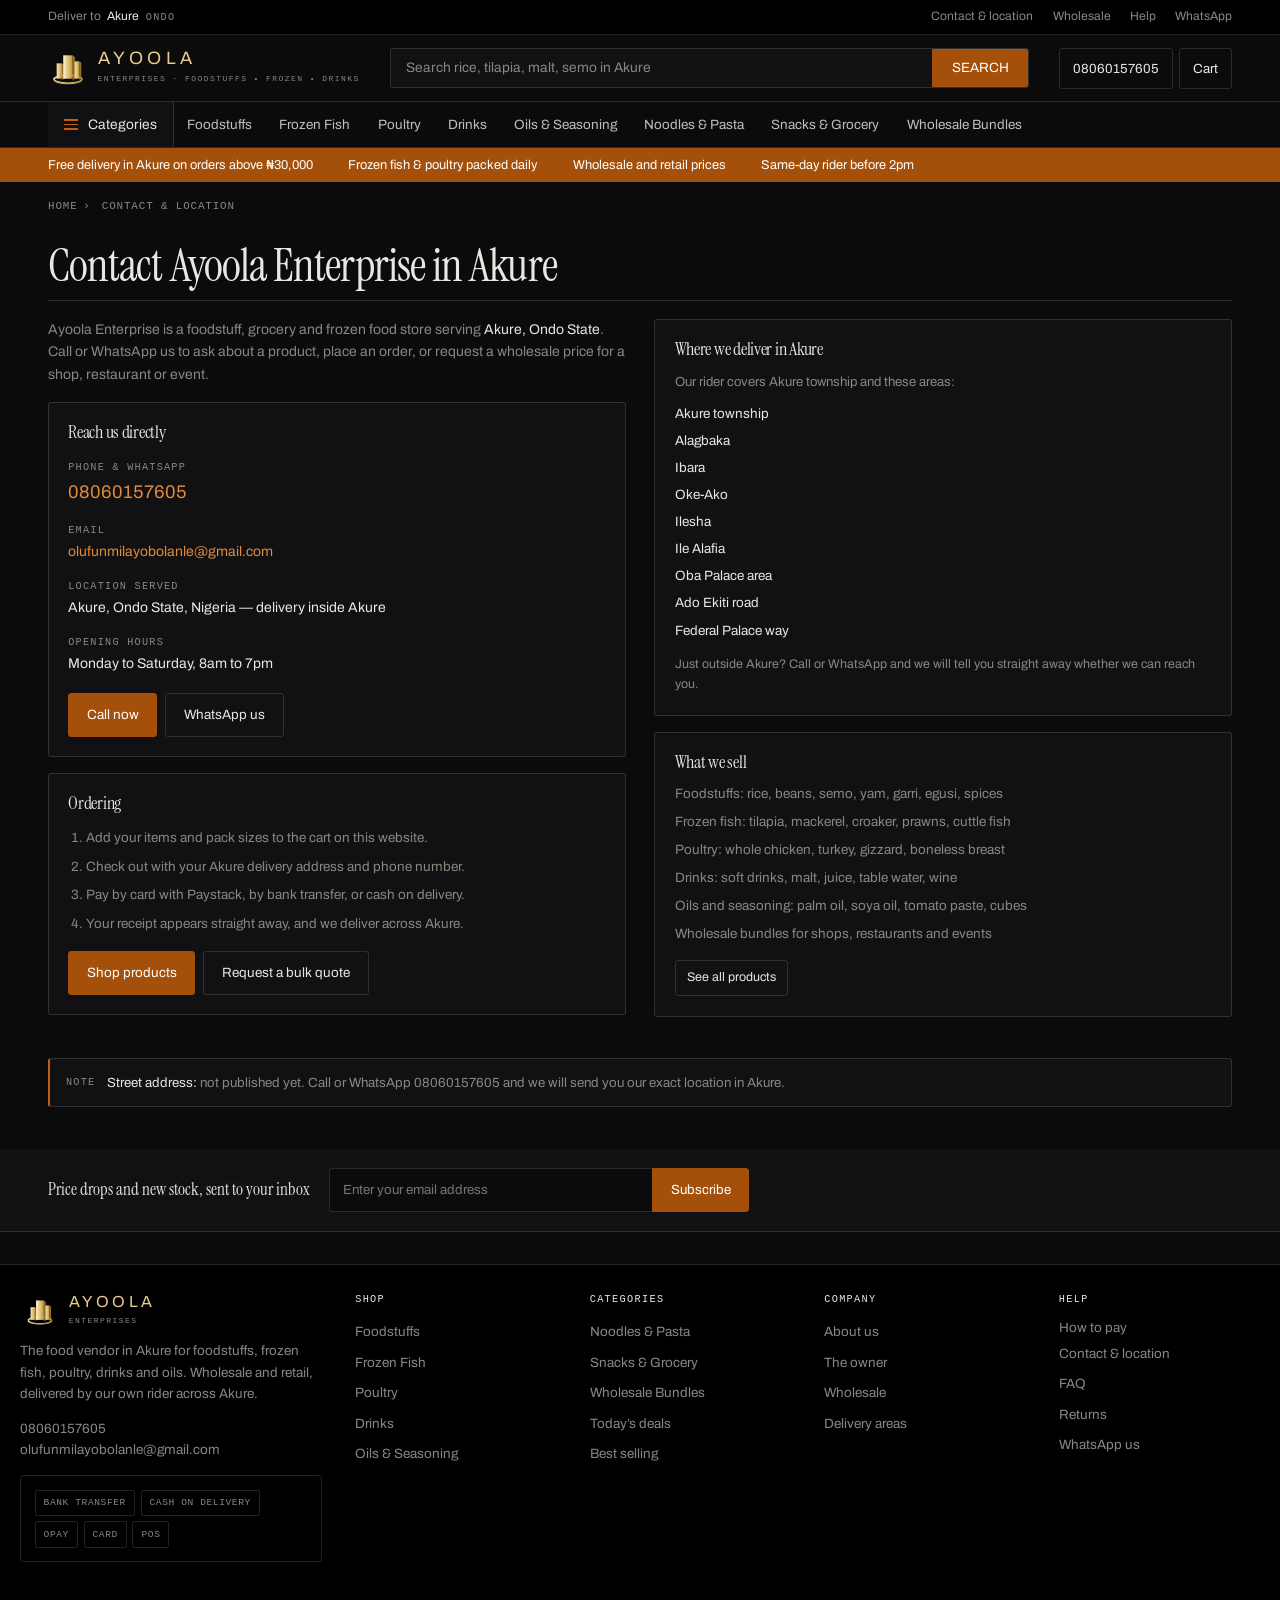
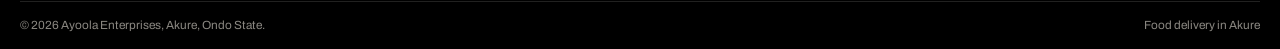
<file: contact.html>
<!DOCTYPE html>
<html lang="en">
<head>
<meta charset="UTF-8">
<meta name="viewport" content="width=device-width,initial-scale=1">
<title>Contact Ayoola Enterprise in Akure | Foodstuff &amp; Frozen Food Store</title>
<meta name="description" content="Contact Ayoola Enterprise, foodstuff and frozen food store in Akure, Ondo State. Call or WhatsApp 08060157605, email olufunmilayobolanle@gmail.com, or order online for delivery in Akure.">
<meta name="keywords" content="foodstuff store Akure contact, frozen food shop Akure phone, grocery store Akure Ondo State, food supplier Akure number">
<meta name="robots" content="index,follow,max-image-preview:large">
<meta name="geo.region" content="NG-ON">
<meta name="geo.placename" content="Akure, Ondo State">
<meta name="ICBM" content="NG-ON-Akure">
<meta name="theme-color" content="#0b0b0c">
<meta property="og:type" content="website">
<meta property="og:site_name" content="Ayoola Enterprise">
<meta property="og:locale" content="en_NG">
<meta property="og:title" content="Contact Ayoola Enterprise in Akure, Ondo State">
<meta property="og:description" content="Call or WhatsApp 08060157605 for foodstuff, groceries and frozen foods delivered across Akure.">
<meta property="og:url" content="https://ayoola-enterprise.pages.dev/contact.html">
<meta property="og:image" content="https://ayoola-enterprise.pages.dev/assets/img/products/rice50.jpg">
<meta name="twitter:card" content="summary_large_image">
<link rel="canonical" href="https://ayoola-enterprise.pages.dev/contact.html">
<link rel="icon" href="data:image/svg+xml,%3Csvg xmlns='http://www.w3.org/2000/svg' viewBox='0 0 64 64'%3E%3Crect width='64' height='64' fill='%230b0b0c'/%3E%3Cpath d='M32 10l7 6v34l-7 6-7-6V16z' fill='%23e3c173'/%3E%3Cpath d='M18 24l6 5v27l-6 5-6-5V29z' fill='%23c9a55c'/%3E%3Cpath d='M46 21l6 5v30l-6 5-6-5V26z' fill='%23d9b06a'/%3E%3C/svg%3E">
<link rel="preload" href="assets/fonts/archivo-latin.woff2" as="font" type="font/woff2" crossorigin>
<link rel="stylesheet" href="assets/css/site.css?v=23">
<script type="application/ld+json">
{
  "@context": "https://schema.org",
  "@graph": [
    {
      "@type": "ContactPage",
      "name": "Contact Ayoola Enterprise in Akure",
      "url": "https://ayoola-enterprise.pages.dev/contact.html",
      "inLanguage": "en-NG",
      "about": {
        "@type": "Store",
        "name": "Ayoola Enterprise",
        "telephone": "+2348060157605",
        "email": "olufunmilayobolanle@gmail.com",
        "address": {
          "@type": "PostalAddress",
          "addressLocality": "Akure",
          "addressRegion": "Ondo",
          "addressCountry": "NG"
        }
      }
    },
    {
      "@type": "BreadcrumbList",
      "itemListElement": [
        { "@type": "ListItem", "position": 1, "name": "Home", "item": "https://ayoola-enterprise.pages.dev/" },
        { "@type": "ListItem", "position": 2, "name": "Contact", "item": "https://ayoola-enterprise.pages.dev/contact.html" }
      ]
    }
  ]
}
</script>
</head>
<body data-page="contact">

<div id="site-header"></div>

<main id="main">
  <div class="wrap">
    <nav class="crumbs" aria-label="Breadcrumb">
      <a href="index.html">Home</a><span>&rsaquo;</span><span>Contact &amp; location</span>
    </nav>
  </div>

  <section class="sec" style="padding-top:.6rem">
    <div class="wrap">
      <div class="sec-h"><h1>Contact Ayoola Enterprise in Akure</h1></div>

      <div class="two-col" style="align-items:start">
        <div>
          <p style="color:var(--muted);margin-bottom:1rem">
            Ayoola Enterprise is a foodstuff, grocery and frozen food store serving
            <b style="color:var(--paper);font-weight:500">Akure, Ondo State</b>. Call or WhatsApp us
            to ask about a product, place an order, or request a wholesale price for a shop,
            restaurant or event.
          </p>

          <div class="panel-box" style="padding:1.2rem;margin-bottom:1rem">
            <h2 style="font-size:1.15rem;margin-bottom:.8rem">Reach us directly</h2>
            <ul style="display:grid;gap:.7rem">
              <li>
                <span class="mono">Phone &amp; WhatsApp</span><br>
                <a href="tel:08060157605" style="color:var(--accent-text);font-size:1.15rem;font-weight:600">08060157605</a>
              </li>
              <li>
                <span class="mono">Email</span><br>
                <a href="mailto:olufunmilayobolanle@gmail.com" style="color:var(--accent-text)">olufunmilayobolanle@gmail.com</a>
              </li>
              <li>
                <span class="mono">Location served</span><br>
                Akure, Ondo State, Nigeria &mdash; delivery inside Akure
              </li>
              <li>
                <span class="mono">Opening hours</span><br>
                Monday to Saturday, 8am to 7pm
              </li>
            </ul>
            <div style="display:flex;gap:.5rem;flex-wrap:wrap;margin-top:1.1rem">
              <a class="btn btn-o" href="tel:08060157605">Call now</a>
              <a class="btn" data-wa href="#">WhatsApp us</a>
            </div>
          </div>

          <div class="panel-box" style="padding:1.2rem">
            <h2 style="font-size:1.15rem;margin-bottom:.6rem">Ordering</h2>
            <ol style="font-size:.84rem;color:var(--muted);display:grid;gap:.45rem;padding-left:1.1rem">
              <li>Add your items and pack sizes to the cart on this website.</li>
              <li>Check out with your Akure delivery address and phone number.</li>
              <li>Pay by card with Paystack, by bank transfer, or cash on delivery.</li>
              <li>Your receipt appears straight away, and we deliver across Akure.</li>
            </ol>
            <div style="display:flex;gap:.5rem;flex-wrap:wrap;margin-top:1rem">
              <a class="btn btn-o" href="category.html">Shop products</a>
              <a class="btn" href="wholesale.html#quote">Request a bulk quote</a>
            </div>
          </div>
        </div>

        <div>
          <div class="panel-box" style="padding:1.2rem;margin-bottom:1rem">
            <h2 style="font-size:1.15rem;margin-bottom:.7rem">Where we deliver in Akure</h2>
            <p style="font-size:.82rem;color:var(--muted);margin-bottom:.7rem">
              Our rider covers Akure township and these areas:
            </p>
            <ul data-areas style="font-size:.84rem;color:var(--paper);display:grid;gap:.35rem"></ul>
            <p style="font-size:.78rem;color:var(--muted);margin-top:.9rem">
              Just outside Akure? Call or WhatsApp and we will tell you straight away whether
              we can reach you.
            </p>
          </div>

          <div class="panel-box" style="padding:1.2rem">
            <h2 style="font-size:1.15rem;margin-bottom:.7rem">What we sell</h2>
            <ul style="font-size:.84rem;color:var(--muted);display:grid;gap:.4rem">
              <li>Foodstuffs: rice, beans, semo, yam, garri, egusi, spices</li>
              <li>Frozen fish: tilapia, mackerel, croaker, prawns, cuttle fish</li>
              <li>Poultry: whole chicken, turkey, gizzard, boneless breast</li>
              <li>Drinks: soft drinks, malt, juice, table water, wine</li>
              <li>Oils and seasoning: palm oil, soya oil, tomato paste, cubes</li>
              <li>Wholesale bundles for shops, restaurants and events</li>
            </ul>
            <p style="margin-top:1rem"><a class="btn btn-sm" href="category.html">See all products</a></p>
          </div>
        </div>
      </div>
    </div>
  </section>

  <section class="sec" style="padding-top:0">
    <div class="wrap">
      <div class="ribbon-strip">
        <span class="mono">Note</span>
        <span><b>Street address:</b> not published yet. Call or WhatsApp 08060157605 and we will
          send you our exact location in Akure.</span>
      </div>
    </div>
  </section>
</main>

<div id="site-footer"></div>

<script src="assets/js/catalog.js?v=23"></script>
<script src="assets/js/store.js?v=23"></script>
<script>
document.addEventListener('DOMContentLoaded', function () {
  var S = window.SHOP;
  S.$$('[data-areas]').forEach(function (el) {
    el.innerHTML = (S.C.areas || []).map(function (a) { return '<li>' + S.esc(a) + '</li>'; }).join('');
  });
  S.$$('[data-wa]').forEach(function (el) {
    el.href = S.WA; el.target = '_blank'; el.rel = 'noopener';
  });
});
</script>
</body>
</html>
</file>
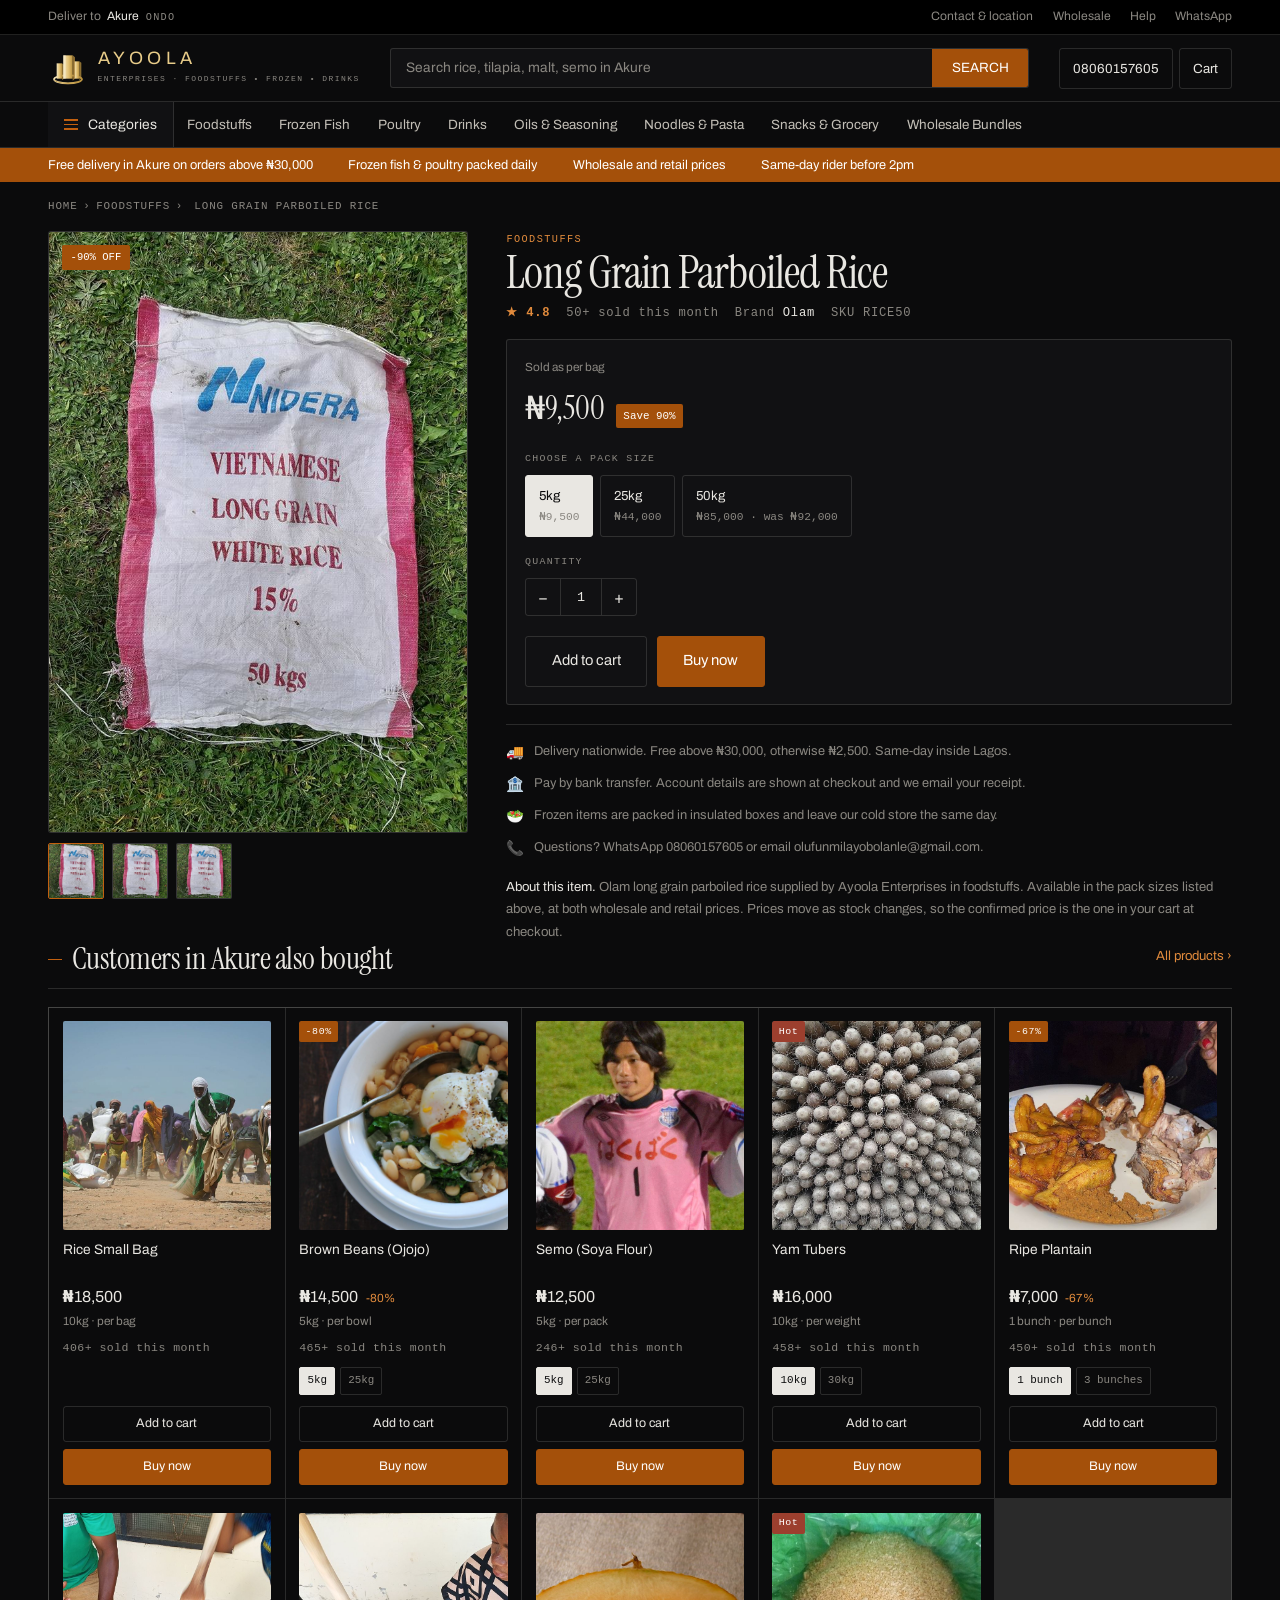
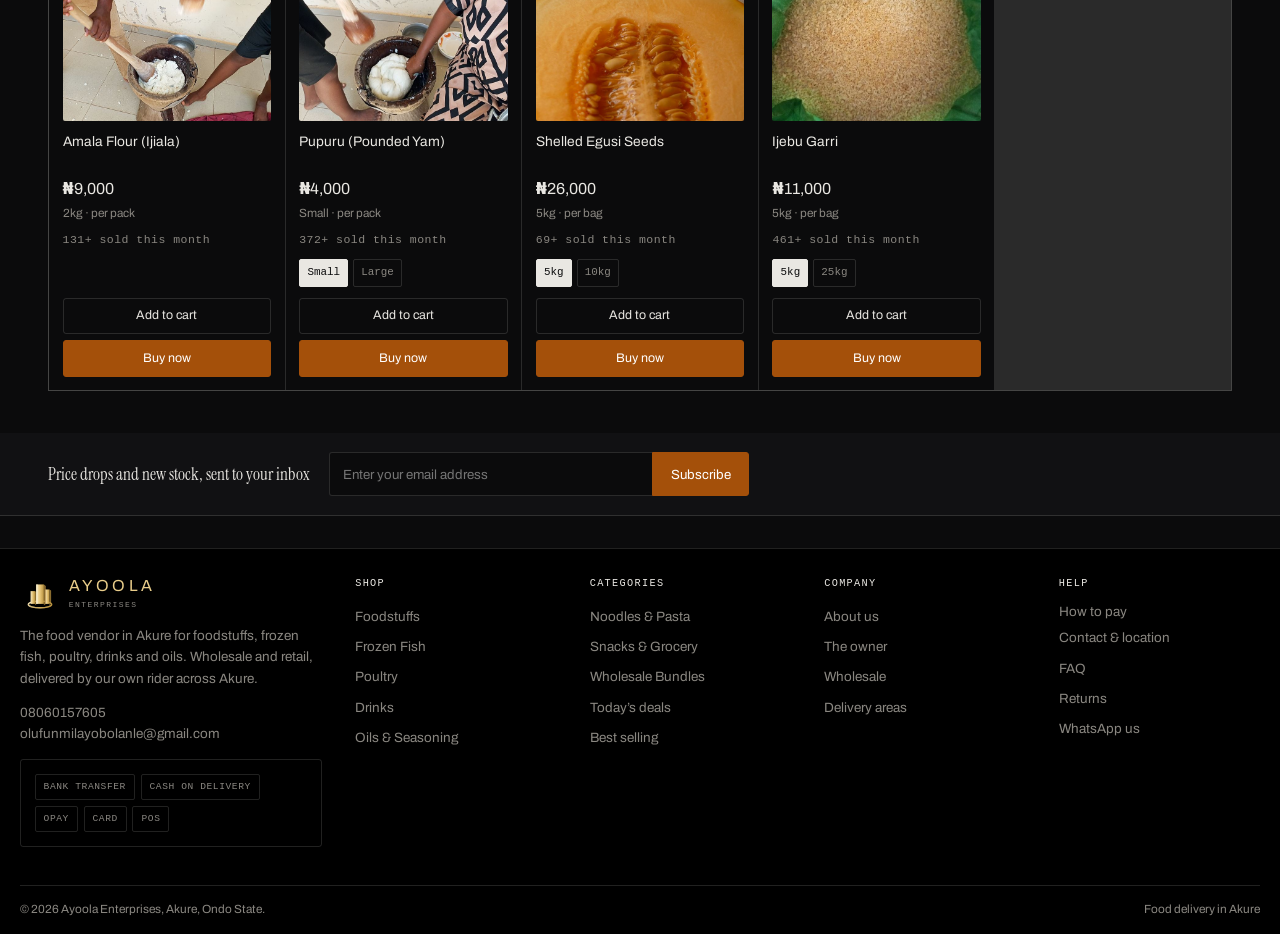
<file: product.html>
<!DOCTYPE html>
<html lang="en">
<head>
<meta charset="UTF-8">
<meta name="viewport" content="width=device-width,initial-scale=1">
<title>Product | Ayoola Enterprise, Akure</title>
<meta name="description" content="Product details, pack sizes and wholesale pricing at Ayoola Enterprise in Akure, Ondo State.">
<meta name="robots" content="index,follow,max-image-preview:large">
<meta property="og:type" content="product">
<meta property="og:site_name" content="Ayoola Enterprise">
<meta property="og:locale" content="en_NG">
<meta property="og:url" content="https://ayoola-enterprise.pages.dev/product.html">
<meta property="og:image" content="https://ayoola-enterprise.pages.dev/assets/img/products/rice50.jpg">
<meta name="geo.region" content="NG-ON">
<meta name="geo.placename" content="Akure, Ondo State">
<meta name="ICBM" content="NG-ON-Akure">
<meta name="theme-color" content="#0b0b0c">
<link rel="icon" href="data:image/svg+xml,%3Csvg xmlns='http://www.w3.org/2000/svg' viewBox='0 0 64 64'%3E%3Crect width='64' height='64' fill='%230b0b0c'/%3E%3Cpath d='M32 10l7 6v34l-7 6-7-6V16z' fill='%23e3c173'/%3E%3Cpath d='M18 24l6 5v27l-6 5-6-5V29z' fill='%23c9a55c'/%3E%3Cpath d='M46 21l6 5v30l-6 5-6-5V26z' fill='%23d9b06a'/%3E%3C/svg%3E">
<link rel="preload" href="assets/fonts/archivo-latin.woff2" as="font" type="font/woff2" crossorigin>
<link rel="stylesheet" href="assets/css/site.css?v=23">
</head>
<body data-page="product">

<div id="site-header"></div>

<main id="main">
  <div class="wrap">
    <nav class="crumbs" data-crumbs aria-label="Breadcrumb"></nav>
    <div data-pdp class="pdp"></div>
  </div>

  <section class="sec" style="padding-top:0">
    <div class="wrap">
      <div class="sec-h">
        <h2>Customers in Akure also bought</h2>
        <a class="more" href="category.html">All products &rsaquo;</a>
      </div>
      <div class="pgrid" data-related></div>
    </div>
  </section>
</main>

<div id="site-footer"></div>

<script src="assets/js/catalog.js?v=23"></script>
<script src="assets/js/store.js?v=23"></script>
<script src="assets/js/product.js?v=23"></script>
</body>
</html>
</file>
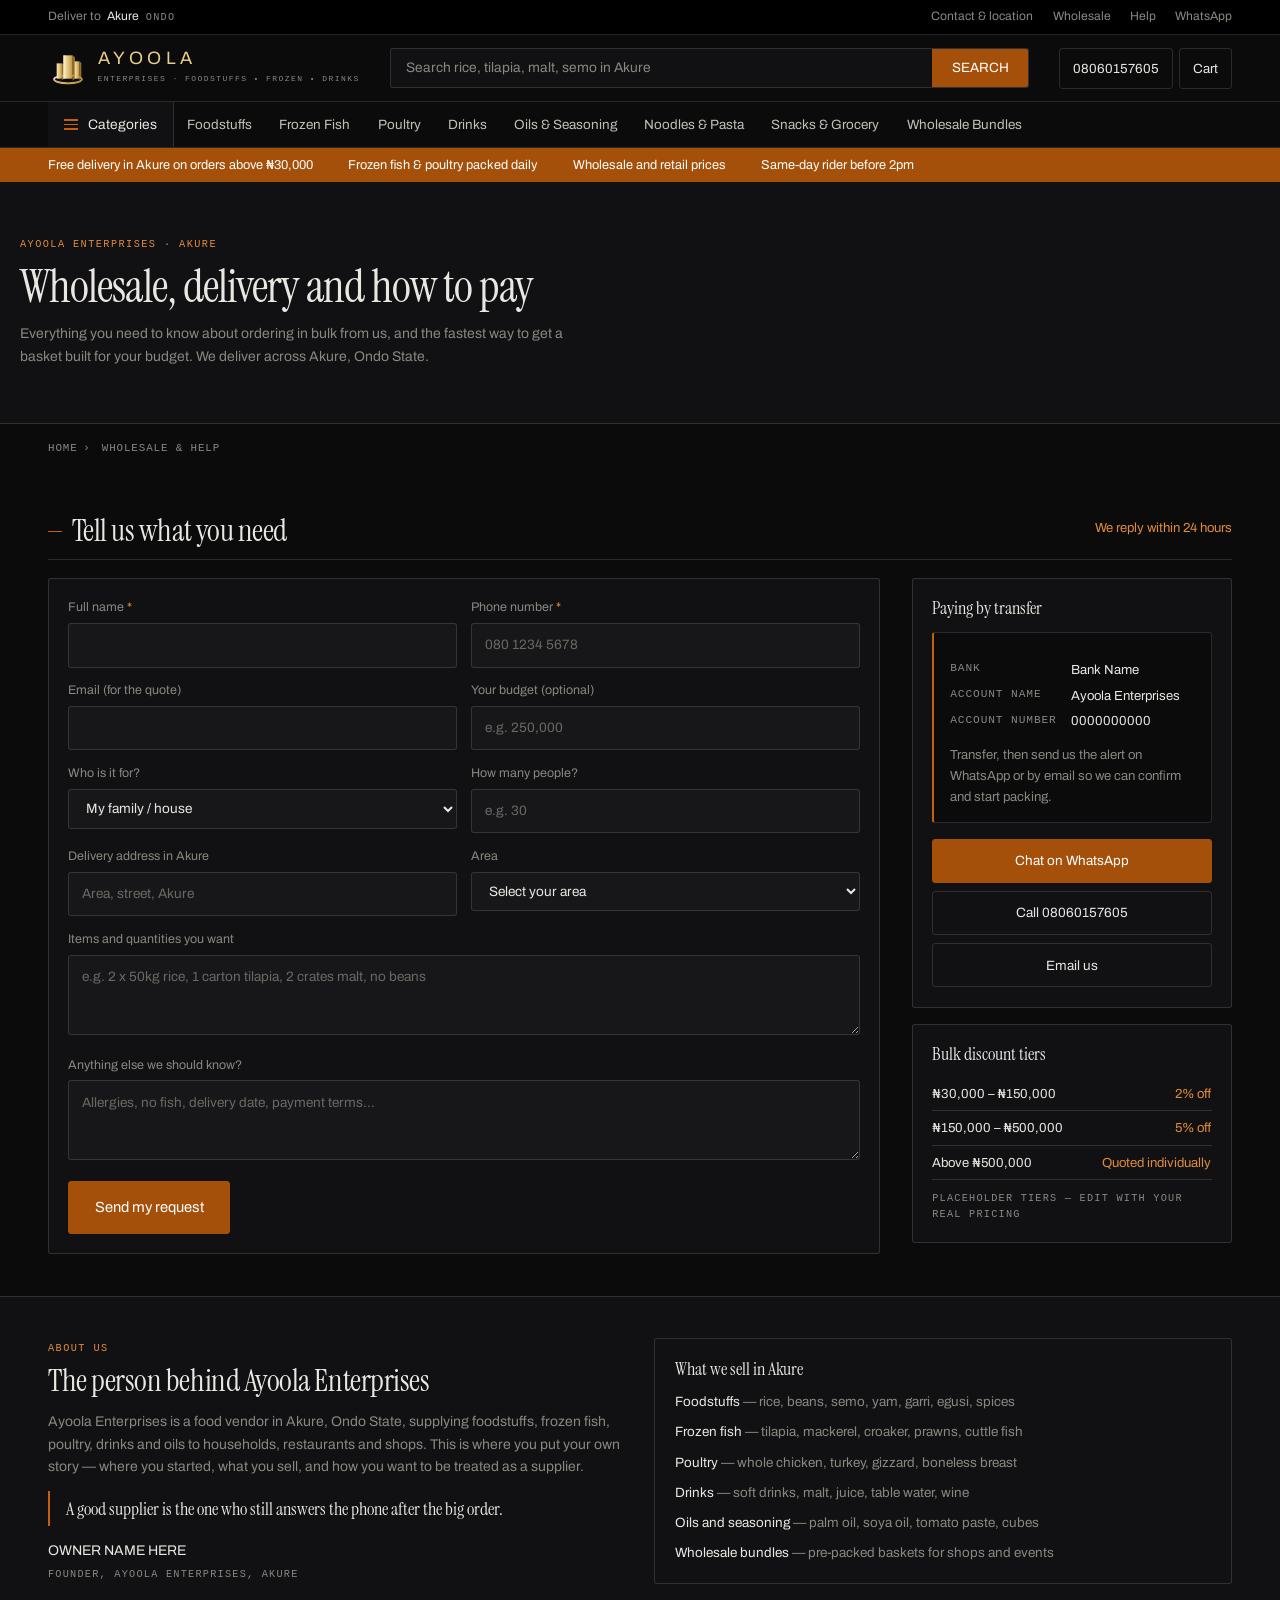
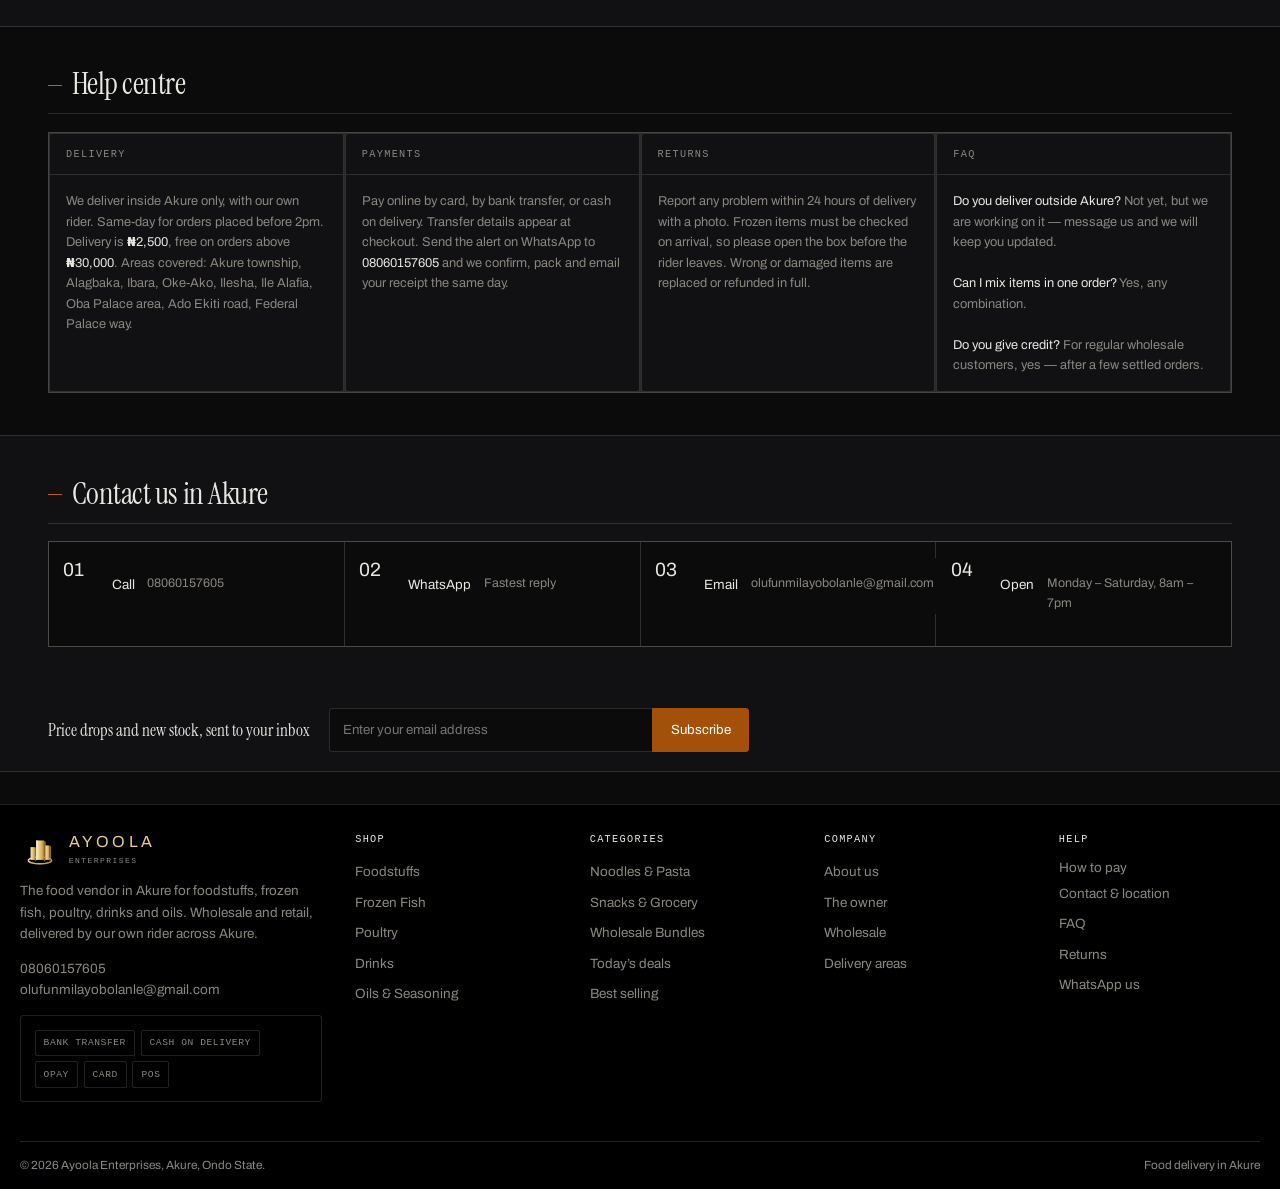
<file: wholesale.html>
<!DOCTYPE html>
<html lang="en">
<head>
<meta charset="UTF-8">
<meta name="viewport" content="width=device-width,initial-scale=1">
<title>Wholesale Foodstuff &amp; Frozen Food Supplier in Akure | Ayoola Enterprise</title>
<meta name="description" content="Wholesale foodstuff and frozen food supplier in Akure, Ondo State. Bulk foodstuffs, frozen fish, poultry and drinks for shops, restaurants and events, delivered across Akure.">
<meta name="keywords" content="wholesale foodstuff Akure, foodstuff supplier Akure, bulk groceries Akure, frozen fish supplier Akure, restaurant supplies Akure">
<meta name="robots" content="index,follow,max-image-preview:large">
<meta name="geo.region" content="NG-ON">
<meta name="geo.placename" content="Akure, Ondo State">
<meta name="ICBM" content="NG-ON-Akure">
<meta name="theme-color" content="#0b0b0c">
<meta property="og:type" content="website">
<meta property="og:site_name" content="Ayoola Enterprise">
<meta property="og:locale" content="en_NG">
<meta property="og:title" content="Wholesale foodstuff and frozen food supplier in Akure | Ayoola Enterprise">
<meta property="og:description" content="Bulk foodstuffs, frozen fish, poultry and drinks delivered across Akure, Ondo State.">
<meta property="og:url" content="https://ayoola-enterprise.pages.dev/wholesale.html">
<meta property="og:image" content="https://ayoola-enterprise.pages.dev/assets/img/products/rice50.jpg">
<link rel="canonical" href="https://ayoola-enterprise.pages.dev/wholesale.html">
<link rel="icon" href="data:image/svg+xml,%3Csvg xmlns='http://www.w3.org/2000/svg' viewBox='0 0 64 64'%3E%3Crect width='64' height='64' fill='%230b0b0c'/%3E%3Cpath d='M32 10l7 6v34l-7 6-7-6V16z' fill='%23e3c173'/%3E%3Cpath d='M18 24l6 5v27l-6 5-6-5V29z' fill='%23c9a55c'/%3E%3Cpath d='M46 21l6 5v30l-6 5-6-5V26z' fill='%23d9b06a'/%3E%3C/svg%3E">
<link rel="preload" href="assets/fonts/archivo-latin.woff2" as="font" type="font/woff2" crossorigin>
<link rel="stylesheet" href="assets/css/site.css?v=23">
<script type="application/ld+json">
{
  "@context": "https://schema.org",
  "@graph": [
    {
      "@type": "WebPage",
      "name": "Wholesale foodstuff and frozen food supplier in Akure",
      "url": "https://ayoola-enterprise.pages.dev/wholesale.html",
      "inLanguage": "en-NG",
      "description": "Bulk foodstuffs, frozen fish, poultry and drinks for shops, restaurants and events in Akure, Ondo State.",
      "isPartOf": { "@type": "WebSite", "name": "Ayoola Enterprise", "url": "https://ayoola-enterprise.pages.dev/" }
    },
    {
      "@type": "BreadcrumbList",
      "itemListElement": [
        { "@type": "ListItem", "position": 1, "name": "Home", "item": "https://ayoola-enterprise.pages.dev/" },
        { "@type": "ListItem", "position": 2, "name": "Wholesale and help", "item": "https://ayoola-enterprise.pages.dev/wholesale.html" }
      ]
    }
  ]
}
</script>
</head><body data-page="wholesale">
<div id="site-header"></div>
<main id="main">
  <section style="background:var(--surface);border-bottom:1px solid var(--line)">
    <div class="wrap" style="padding:clamp(2rem,5vw,3.4rem) 0">
      <p class="eyebrow">Ayoola Enterprises &middot; Akure</p>
      <h1 style="margin:.6rem 0 .8rem">Wholesale, delivery and how to pay</h1>
      <p style="max-width:70ch;color:var(--muted)">
        Everything you need to know about ordering in bulk from us, and the fastest way to get a basket
        built for your budget. We deliver across Akure, Ondo State.
      </p>
    </div>
  </section>
  <div class="wrap">
    <nav class="crumbs">
      <a href="index.html">Home</a><span>&rsaquo;</span><span>Wholesale &amp; help</span>
    </nav>
  </div>
  <!-- QUOTE FORM -->
  <section class="sec" id="quote">
    <div class="wrap">
      <div class="sec-h">
        <h2>Tell us what you need</h2>
        <span class="more">We reply within 24 hours</span>
      </div>
      <div class="cart-page">
        <form class="panel-box" style="padding:1.2rem" id="quoteForm">
          <div class="frow">
            <div class="field">
              <label for="qn">Full name <span class="req">*</span></label>
              <input id="qn" name="name" autocomplete="name">
            </div>
            <div class="field">
              <label for="qp">Phone number <span class="req">*</span></label>
              <input id="qp" name="phone" inputmode="tel" placeholder="080 1234 5678">
            </div>
          </div>
          <div class="frow">
            <div class="field">
              <label for="qe">Email (for the quote)</label>
              <input id="qe" name="email" type="email">
            </div>
            <div class="field">
              <label for="qb">Your budget (optional)</label>
              <input id="qb" name="budget" inputmode="numeric" placeholder="e.g. 250,000">
            </div>
          </div>
          <div class="frow">
            <div class="field">
              <label for="qc">Who is it for?</label>
              <select id="qc" name="who">
                <option>My family / house</option>
                <option>A restaurant or food business</option>
                <option>A retail shop or kiosk in Akure</option>
                <option>An event, party or church</option>
                <option>Company / office</option>
              </select>
            </div>
            <div class="field">
              <label for="qs">How many people?</label>
              <input id="qs" name="people" inputmode="numeric" placeholder="e.g. 30">
            </div>
          </div>
          <div class="frow">
            <div class="field">
              <label for="qa">Delivery address in Akure</label>
              <input id="qa" name="address" placeholder="Area, street, Akure">
            </div>
            <div class="field">
              <label for="qar">Area</label>
              <select id="qar" name="area" data-areas></select>
            </div>
          </div>
          <div class="field">
            <label for="qr">Items and quantities you want</label>
            <textarea id="qr" name="items" placeholder="e.g. 2 x 50kg rice, 1 carton tilapia, 2 crates malt, no beans"></textarea>
          </div>
          <div class="field">
            <label for="qn2">Anything else we should know?</label>
            <textarea id="qn2" name="note" placeholder="Allergies, no fish, delivery date, payment terms..."></textarea>
          </div>
          <button class="btn btn-o btn-lg" type="submit">Send my request</button>
          <p class="msg" id="quoteMsg" role="status" style="margin-top:.9rem;font-size:.8rem;color:var(--ok);display:none"></p>
        </form>
        <aside>
          <div class="panel-box" style="padding:1.2rem">
            <h3 style="font-family:var(--serif);font-size:1.15rem;margin-bottom:.8rem">Paying by transfer</h3>
            <div class="bankcard" style="margin:0">
              <dl>
                <dt>Bank</dt><dd data-bank>Bank Name</dd>
                <dt>Account name</dt><dd data-acctname>Ayoola Enterprises</dd>
                <dt>Account number</dt><dd data-acctno>0000000000</dd>
              </dl>
              <p style="margin:.8rem 0 0;color:var(--muted)">Transfer, then send us the alert on WhatsApp or by
                 email so we can confirm and start packing.</p>
            </div>
            <div style="display:grid;gap:.5rem;margin-top:1rem">
              <a class="btn btn-o btn-block" data-wa href="#">Chat on WhatsApp</a>
              <a class="btn btn-block" href="tel:08060157605">Call 08060157605</a>
              <a class="btn btn-block" href="mailto:olufunmilayobolanle@gmail.com">Email us</a>
            </div>
          </div>
          <div class="panel-box" style="padding:1.2rem;margin-top:1rem">
            <h3 style="font-family:var(--serif);font-size:1.15rem;margin-bottom:.7rem">Bulk discount tiers</h3>
            <table style="width:100%;font-size:.82rem;border-collapse:collapse">
              <tr><td style="padding:.4rem 0;border-bottom:1px solid var(--line)">&#8358;30,000 &ndash; &#8358;150,000</td>
                  <td style="text-align:right;border-bottom:1px solid var(--line);color:var(--accent-soft)">2% off</td></tr>
              <tr><td style="padding:.4rem 0;border-bottom:1px solid var(--line)">&#8358;150,000 &ndash; &#8358;500,000</td>
                  <td style="text-align:right;border-bottom:1px solid var(--line);color:var(--accent-soft)">5% off</td></tr>
              <tr><td style="padding:.4rem 0;border-bottom:1px solid var(--line)">Above &#8358;500,000</td>
                  <td style="text-align:right;border-bottom:1px solid var(--line);color:var(--accent-soft)">Quoted individually</td></tr>
            </table>
            <p class="mono" style="margin-top:.6rem">Placeholder tiers &mdash; edit with your real pricing</p>
          </div>
        </aside>
      </div>
    </div>
  </section>
  <!-- ABOUT -->
  <section class="sec" id="about" style="background:var(--surface);border-block:1px solid var(--line)">
    <div class="wrap">
      <div class="two-col" style="align-items:center">
        <div>
          <p class="eyebrow">About us</p>
          <h2 style="margin:.5rem 0 .8rem" id="owner">The person behind Ayoola Enterprises</h2>
          <p style="color:var(--muted);margin-bottom:.8rem">
            Ayoola Enterprises is a food vendor in Akure, Ondo State, supplying foodstuffs, frozen fish, poultry,
            drinks and oils to households, restaurants and shops. This is where you put your own story &mdash;
            where you started, what you sell, and how you want to be treated as a supplier.
          </p>
          <blockquote style="border-left:2px solid var(--accent);padding:.2rem 0 .2rem 1rem;margin:0 0 .9rem;color:var(--paper);font-family:var(--serif);font-size:1.1rem">
            A good supplier is the one who still answers the phone after the big order.
          </blockquote>
          <p style="font-weight:500">OWNER NAME HERE</p>
          <p class="mono" style="margin-top:.2rem">Founder, Ayoola Enterprises, Akure</p>
        </div>
        <div>
          <div class="panel-box" style="padding:1.2rem">
            <h3 style="font-family:var(--serif);font-size:1.15rem;margin-bottom:.7rem">What we sell in Akure</h3>
            <ul style="font-size:.84rem;color:var(--muted);display:grid;gap:.55rem">
              <li><b style="color:var(--paper);font-weight:500">Foodstuffs</b> &mdash; rice, beans, semo, yam, garri, egusi, spices</li>
              <li><b style="color:var(--paper);font-weight:500">Frozen fish</b> &mdash; tilapia, mackerel, croaker, prawns, cuttle fish</li>
              <li><b style="color:var(--paper);font-weight:500">Poultry</b> &mdash; whole chicken, turkey, gizzard, boneless breast</li>
              <li><b style="color:var(--paper);font-weight:500">Drinks</b> &mdash; soft drinks, malt, juice, table water, wine</li>
              <li><b style="color:var(--paper);font-weight:500">Oils and seasoning</b> &mdash; palm oil, soya oil, tomato paste, cubes</li>
              <li><b style="color:var(--paper);font-weight:500">Wholesale bundles</b> &mdash; pre-packed baskets for shops and events</li>
            </ul>
          </div>
        </div>
      </div>
    </div>
  </section>
  <!-- HELP -->
  <section class="sec">
    <div class="wrap">
      <div class="sec-h"><h2>Help centre</h2></div>
      <div class="pgrid four">
        <div class="panel-box" id="delivery">
          <div class="hd">Delivery</div>
          <div style="padding:1rem;font-size:.8rem;color:var(--muted)">
            We deliver inside Akure only, with our own rider. Same-day for orders placed before 2pm.
            Delivery is <b data-fee style="color:var(--paper)"></b>, free on orders above
            <b data-freeover style="color:var(--paper)"></b>. Areas covered:
            <span data-areas-inline></span>.
          </div>
        </div>
        <div class="panel-box" id="payments">
          <div class="hd">Payments</div>
          <div style="padding:1rem;font-size:.8rem;color:var(--muted)">
            Pay online by card, by bank transfer, or cash on delivery. Transfer details appear at checkout.
            Send the alert on WhatsApp to <b style="color:var(--paper)">08060157605</b> and we confirm, pack and
            email your receipt the same day.
          </div>
        </div>
        <div class="panel-box" id="returns">
          <div class="hd">Returns</div>
          <div style="padding:1rem;font-size:.8rem;color:var(--muted)">
            Report any problem within 24 hours of delivery with a photo. Frozen items must be checked on
            arrival, so please open the box before the rider leaves. Wrong or damaged items are replaced or
            refunded in full.
          </div>
        </div>
        <div class="panel-box" id="faq">
          <div class="hd">FAQ</div>
          <div style="padding:1rem;font-size:.8rem;color:var(--muted)">
            <b style="color:var(--paper);font-weight:500">Do you deliver outside Akure?</b> Not yet, but we are
            working on it &mdash; message us and we will keep you updated.<br><br>
            <b style="color:var(--paper);font-weight:500">Can I mix items in one order?</b> Yes, any combination.<br><br>
            <b style="color:var(--paper);font-weight:500">Do you give credit?</b> For regular wholesale
            customers, yes &mdash; after a few settled orders.
          </div>
        </div>
      </div>
    </div>
  </section>
  <!-- CONTACT -->
  <section class="sec" id="contact" style="background:var(--surface);border-top:1px solid var(--line)">
    <div class="wrap">
      <div class="sec-h"><h2>Contact us in Akure</h2></div>
      <div class="usp">
        <div><span class="e">01</span><div><b>Call</b><small data-phone>Phone</small></div></div>
        <div><span class="e">02</span><div><b>WhatsApp</b><small>Fastest reply</small></div></div>
        <div><span class="e">03</span><div><b>Email</b><small data-email>Email</small></div></div>
        <div><span class="e">04</span><div><b>Open</b><small>Monday &ndash; Saturday, 8am &ndash; 7pm</small></div></div>
      </div>
    </div>
  </section>
</main>
<div id="site-footer"></div>
<script src="assets/js/catalog.js?v=23"></script>
<script src="assets/js/store.js?v=23"></script>
<script src="assets/js/wholesale.js?v=23"></script>
</body>
</html>
</file>
<file: assets/css/site.css>
/* ===========================================================
   AYOOLA ENTERPRISES - storefront stylesheet
   ------------------------------------------------------------
   Colour system copied from the Ayoola Enterprise site:
   near-black ground, warm off-white type, one burnt-orange
   accent, hairline borders, tight radii, no shadows.
   =========================================================== */

/* ---------- fonts ---------- */
@font-face{font-family:'Instrument Serif';font-style:normal;font-weight:400;font-display:swap;
  src:url('../fonts/instrument-serif-latin.woff2') format('woff2')}
@font-face{font-family:'Instrument Serif';font-style:italic;font-weight:400;font-display:swap;
  src:url('../fonts/instrument-serif-italic-latin.woff2') format('woff2')}
@font-face{font-family:'Archivo';font-style:normal;font-weight:400;font-display:swap;
  src:url('../fonts/archivo-latin.woff2') format('woff2')}
@font-face{font-family:'Archivo';font-style:italic;font-weight:400;font-display:swap;
  src:url('../fonts/archivo-latin.woff2') format('woff2')}

/* ---------- tokens ---------- */
:root{
  /* Atlas palette */
  --ground:#0b0b0c;
  --surface:#111113;
  --surface-2:#17171a;
  --paper:#e9e7e2;
  --muted:#8a8781;
  --line:rgba(233,231,226,.14);
  --line-soft:rgba(233,231,226,.08);
  --accent:#c2600f;          /* lines, icons, borders */
  --accent-btn:#a4500a;      /* filled buttons: white on this = 5.6:1 (AA) */
  --accent-hover:#8f4608;   /* hover, still AA with white text */
  --accent-text:#e08a3c;     /* small orange text on dark: 7:1 (AA) */
  --accent-soft:#e08a3c;
  --ok:#5f9e73;
  --ok-text:#7fc79a;
  --bad:#e0776b;             /* warning text on dark */
  --bad-solid:#9c3f2e;       /* filled badge: white on this = 6.6:1 */

  --serif:'Instrument Serif',Georgia,serif;
  --sans:'Archivo',system-ui,'Segoe UI',sans-serif;
  --mono:ui-monospace,'SF Mono',Menlo,Consolas,monospace;

  --radius:3px;
  --wrap:1240px;
  --ease:cubic-bezier(.22,1,.36,1);
}

/* ---------- reset ---------- */
*,*::before,*::after{box-sizing:border-box}
html{-webkit-text-size-adjust:100%;scroll-behavior:smooth}
body{
  margin:0;
  background:var(--ground);
  color:var(--paper);
  font:400 14px/1.6 var(--sans);
  -webkit-font-smoothing:antialiased;
}
img{max-width:100%;display:block}
a{color:inherit;text-decoration:none}
button,input,select,textarea{font:inherit;color:inherit}
button{cursor:pointer}
h1,h2,h3,h4{margin:0;font-weight:400;line-height:1.15}
p{margin:0}
ul{margin:0;padding:0;list-style:none}
::selection{background:var(--accent);color:#fff}
:focus-visible{outline:2px solid var(--accent);outline-offset:2px}

.wrap{max-width:var(--wrap);margin:0 auto;padding:0 clamp(12px,3vw,28px)}
.sr{position:absolute;width:1px;height:1px;overflow:hidden;clip:rect(0 0 0 0);white-space:nowrap}
.skip{
  position:absolute;left:-9999px;top:0;z-index:1000;background:var(--paper);color:var(--ground);
  padding:.7rem 1.1rem;font-size:.85rem;font-weight:600;border-radius:0 0 var(--radius) 0;
}
.skip:focus{left:0}
.hide{display:none !important}
.mono{font-family:var(--mono);font-size:.64rem;letter-spacing:.12em;text-transform:uppercase;color:var(--muted)}
.eyebrow,.kicker{font-family:var(--mono);font-size:.64rem;letter-spacing:.14em;text-transform:uppercase;color:var(--accent-text)}
h1{font-family:var(--serif);font-size:clamp(1.9rem,3.6vw,3rem);line-height:1.05;letter-spacing:-.02em}
h2{font-family:var(--serif);font-size:clamp(1.4rem,2.4vw,2rem);line-height:1.1;letter-spacing:-.015em}

/* ===========================================================
   1. TOP BAR
   =========================================================== */
.topbar{background:#000;border-bottom:1px solid var(--line);color:var(--muted);font-size:.76rem}
.topbar .wrap{display:flex;align-items:center;justify-content:space-between;gap:1rem;min-height:34px;flex-wrap:wrap}
.deliver{display:flex;align-items:center;gap:.4rem}
.deliver b{color:var(--paper);font-weight:500}
.deliver button{border:0;background:none;color:var(--accent-text);padding:0;font-weight:500;cursor:pointer}
.deliver button:hover{color:var(--paper)}
.topnav{display:flex;align-items:center;gap:1.2rem}
.topnav a:hover{color:var(--paper)}

/* ===========================================================
   2. HEADER + SEARCH
   =========================================================== */
.head{background:var(--ground);border-bottom:1px solid var(--line);position:sticky;top:0;z-index:700}
.head .wrap{display:flex;align-items:center;gap:clamp(.8rem,2.4vw,2rem);padding-block:.8rem}
.logo{display:flex;align-items:center;gap:.6rem;flex:0 0 auto}
.logo-mark-wrap{display:flex;align-items:center}
.logo-mark{display:block;flex:0 0 auto}
.logo-text b{
  display:block;font-family:var(--sans);font-size:1.12rem;font-weight:600;line-height:1;
  letter-spacing:.24em;text-transform:uppercase;color:#e9cd8a;
}
.logo-text i{
  display:block;font-style:normal;font-family:var(--mono);font-size:.5rem;letter-spacing:.18em;
  color:var(--muted);text-transform:uppercase;margin-top:.3rem;
}
.flogo .logo-text b{font-size:1rem;letter-spacing:.22em}

.searchbar{
  flex:1;display:flex;height:40px;border:1px solid var(--line);border-radius:var(--radius);
  overflow:hidden;background:var(--surface);min-width:0;
}
.searchbar:focus-within{border-color:var(--accent)}
.searchbar input{flex:1;border:0;padding:0 .9rem;font-size:.86rem;outline:none;min-width:0;background:transparent;color:var(--paper)}
.searchbar input::placeholder{color:var(--muted)}
.searchbar button{
  border:0;background:var(--accent-btn);color:#fff;font-size:.84rem;font-weight:500;padding:0 1.2rem;
  transition:background .18s linear,color .18s linear;
}
.searchbar button:hover{background:var(--accent-hover);color:#fff}

.head-act{display:flex;align-items:center;gap:.4rem;flex:0 0 auto}
.iconbtn{
  display:flex;align-items:center;gap:.45rem;padding:.55rem .8rem;border:1px solid var(--line);
  border-radius:var(--radius);background:transparent;font-size:.83rem;color:var(--paper);
  transition:border-color .18s linear;position:relative;
}
.iconbtn:hover{border-color:var(--paper)}
.iconbtn .cnt{
  min-width:1.15rem;padding:.1rem .25rem;border-radius:2px;background:var(--accent-btn);color:#fff;
  font-family:var(--mono);font-size:.68rem;font-weight:600;text-align:center;display:none;
}
.iconbtn .cnt.on{display:block}
.iconbtn .ico{font-size:.95rem;line-height:1}

.burger{display:none;border:1px solid var(--line);background:transparent;border-radius:var(--radius);padding:.5rem .7rem;font-size:1rem;color:var(--paper)}

/* ===========================================================
   3. CATEGORY NAV
   =========================================================== */
.catnav{background:var(--ground);border-bottom:1px solid var(--line)}
.catnav .wrap{display:flex;align-items:stretch}
.catnav .cats-btn{
  display:flex;align-items:center;gap:.6rem;background:var(--surface);border:0;
  padding:.7rem 1rem;font-weight:500;font-size:.86rem;white-space:nowrap;color:var(--paper);
  border-right:1px solid var(--line);
}
.catnav .cats-btn:hover{color:var(--accent-text)}
.catnav .cats-btn .bars{display:grid;gap:3px}
.catnav .cats-btn .bars i{display:block;width:14px;height:1.5px;background:var(--accent)}
.catnav .links{display:flex;align-items:center;overflow-x:auto;scrollbar-width:none;flex:1}
.catnav .links::-webkit-scrollbar{display:none}
.catnav .links a{padding:.7rem .85rem;font-size:.84rem;color:var(--ink-2,#c3bfb7);white-space:nowrap;transition:color .18s linear}
.catnav .links a:hover{color:var(--accent-text)}
.catnav .links a.on{color:var(--accent-text)}

/* ===========================================================
   4. PROMO STRIP
   =========================================================== */
.promo{background:var(--accent-btn);color:#fff;font-size:.8rem}
.promo .wrap{display:flex;align-items:center;gap:clamp(1rem,3vw,2.2rem);min-height:34px;overflow-x:auto;scrollbar-width:none}
.promo .wrap::-webkit-scrollbar{display:none}
.promo span{white-space:nowrap;display:flex;align-items:center;gap:.45rem;font-weight:500}

/* ===========================================================
   5. BUTTONS
   =========================================================== */
.btn{
  display:inline-flex;align-items:center;justify-content:center;gap:.5rem;
  border:1px solid var(--line);border-radius:var(--radius);background:transparent;
  padding:.65rem 1.1rem;font-size:.84rem;font-weight:400;color:var(--paper);
  transition:background .18s linear,color .18s linear,border-color .18s linear;text-align:center;
}
.btn-o{background:var(--accent-btn);border-color:var(--accent-btn);color:#fff;font-weight:500}
.btn-o:hover{background:var(--accent-hover);border-color:var(--accent-hover);color:#fff}
.btn-y{background:var(--paper);border-color:var(--paper);color:var(--ground);font-weight:500}
.btn-y:hover{background:#fff;border-color:#fff;color:#000}
.btn-ghost:hover{border-color:var(--paper)}
.btn-block{width:100%}
.btn-sm{padding:.45rem .7rem;font-size:.78rem}
.btn-lg{padding:.85rem 1.6rem;font-size:.92rem}
.btn[disabled]{opacity:.45;cursor:not-allowed}

/* ===========================================================
   6. HERO CAROUSEL
   =========================================================== */
.hero{padding:clamp(1rem,2.4vw,1.8rem) 0 .4rem}
.hero-grid{display:grid;grid-template-columns:minmax(0,1fr) 300px;gap:clamp(.8rem,2vw,1.4rem)}
.slider{position:relative;border:1px solid var(--line);border-radius:var(--radius);overflow:hidden;background:var(--surface);height:340px}
.slides{display:flex;height:100%;transition:transform .5s var(--ease)}
.slide{min-width:100%;height:100%;display:flex;align-items:center;justify-content:space-between;gap:1rem;padding:0 clamp(1.2rem,3vw,2.6rem);border-left:2px solid var(--accent)}
.slide .txt{max-width:58%}
.slide .kicker{margin-bottom:.7rem;display:block}
.slide h2{color:var(--paper);font-size:clamp(1.4rem,2.4vw,2.1rem)}
.slide h2 em{font-style:italic;color:var(--accent-soft)}
.slide p{color:var(--muted);margin:.8rem 0 1.2rem;font-size:.9rem;max-width:42ch}
.slide .art{font-size:clamp(4rem,7vw,6rem);line-height:1;opacity:.92}
.s1{background:linear-gradient(115deg,var(--surface-2),var(--surface) 70%)}
.s2{background:linear-gradient(115deg,#14181a,var(--surface) 70%)}
.s3{background:linear-gradient(115deg,#1a1416,var(--surface) 70%)}
.s4{background:linear-gradient(115deg,#141a15,var(--surface) 70%)}
.dots{position:absolute;left:0;right:0;bottom:12px;display:flex;justify-content:center;gap:6px}
.dots button{width:24px;height:24px;border-radius:12px;border:0;background:transparent;padding:0;position:relative;transition:width .2s,background .2s}
.dots button::after{content:"";position:absolute;left:50%;top:50%;translate:-50% -50%;width:7px;height:7px;border-radius:50%;background:var(--line);transition:width .2s,height .2s,background .2s}
.dots button:hover::after{background:var(--paper)}
.dots button.on{width:32px}
.dots button.on::after{background:var(--accent);width:18px;border-radius:4px}
.arw{
  position:absolute;top:50%;translate:0 -50%;width:44px;height:56px;border:1px solid var(--line);
  border-radius:0 var(--radius) var(--radius) 0;background:rgba(11,11,12,.6);color:var(--paper);
  font-size:1.2rem;display:grid;place-items:center;
}
.arw.prev{left:0}
.arw.next{right:0;border-radius:var(--radius) 0 0 var(--radius);border-right:0}
.arw:hover{background:var(--surface-2);color:var(--accent-text)}

.side-cards{display:grid;gap:clamp(.8rem,2vw,1.4rem);grid-template-rows:1fr 1fr}
.side-card{
  border:1px solid var(--line);border-radius:var(--radius);padding:1.1rem;display:flex;
  flex-direction:column;justify-content:center;background:var(--surface);
}
.side-card .tag{font-family:var(--mono);font-size:.6rem;letter-spacing:.14em;text-transform:uppercase;color:var(--accent-text)}
.side-card b{display:block;font-family:var(--serif);font-size:1.3rem;line-height:1.15;margin:.4rem 0;color:var(--paper)}
.side-card p{font-size:.83rem;color:var(--muted);margin-bottom:.9rem}
.side-card.dark{background:var(--surface-2);border-color:var(--accent)}
.side-card.dark .tag{color:var(--accent-text)}

/* ===========================================================
   7. SECTION HEADS
   =========================================================== */
.sec{padding:clamp(1.6rem,3.4vw,2.6rem) 0}
.sec-h{
  display:flex;align-items:baseline;justify-content:space-between;gap:1rem;
  margin-bottom:1.1rem;padding-bottom:.7rem;border-bottom:1px solid var(--line);
}
.sec-h h2{display:flex;align-items:center;gap:.6rem}
.sec-h h2::before{content:"";width:14px;height:1px;background:var(--accent);flex:0 0 auto}
.sec-h .more{font-size:.82rem;color:var(--accent-text)}
.sec-h .more:hover{color:var(--accent-soft)}

/* ===========================================================
   8. FLASH SALE
   =========================================================== */
.flash{background:var(--surface);border:1px solid var(--line);border-radius:var(--radius);padding:1.1rem}
.flash-h{display:flex;align-items:center;gap:1rem;flex-wrap:wrap;margin-bottom:1rem;padding-bottom:.8rem;border-bottom:1px solid var(--line)}
.flash-h .ttl{display:flex;align-items:center;gap:.5rem;font-family:var(--serif);font-size:1.35rem;color:var(--paper)}
.flash-h .ttl::before{content:"\u26A1";color:var(--accent)}
.count{display:flex;align-items:center;gap:4px;font-family:var(--mono);font-size:.72rem}
.count span{min-width:1.7rem;height:1.7rem;display:grid;place-items:center;background:var(--surface-2);color:var(--accent-soft);border:1px solid var(--line);border-radius:2px;font-weight:600}
.count b{color:var(--muted);font-weight:400;margin:0 1px}
.flash-h .view{margin-left:auto;background:var(--accent-btn);color:#fff;padding:.45rem .9rem;border-radius:var(--radius);font-size:.8rem;font-weight:500}
.flash-h .view:hover{background:var(--accent-hover);color:#fff}
.hscroll{display:flex;gap:1px;background:var(--line);overflow-x:auto;padding-bottom:2px;scroll-snap-type:x proximity}
.hscroll > *{scroll-snap-align:start}

/* ===========================================================
   9. PRODUCT CARDS  (hairline grid, no shadows)
   =========================================================== */
.card{
  background:var(--ground);padding:.85rem;display:flex;flex-direction:column;position:relative;min-width:0;
}
.card:hover{background:var(--surface)}
.card .ph{position:relative;background:var(--surface-2);border-radius:2px;overflow:hidden;aspect-ratio:1/1}
.card .ph img{width:100%;height:100%;object-fit:cover}
.card .ribbon{
  position:absolute;top:0;left:0;background:var(--accent-btn);color:#fff;font-family:var(--mono);
  font-size:.62rem;padding:.15rem .4rem;border-radius:2px;letter-spacing:.06em;
}
.card .ribbon.hot{background:var(--bad-solid)}
.card .fav{
  position:absolute;top:.5rem;right:.5rem;width:26px;height:26px;border-radius:2px;border:1px solid var(--line);
  background:rgba(11,11,12,.7);display:grid;place-items:center;font-size:.8rem;color:var(--muted);
}
.card h3{
  font-size:.86rem;font-weight:400;line-height:1.35;margin:.7rem 0 .4rem;min-height:2.7em;color:var(--paper);
  display:-webkit-box;-webkit-line-clamp:2;-webkit-box-orient:vertical;overflow:hidden;
}
.card h3:hover{color:var(--accent-text)}
.card .price{display:flex;align-items:baseline;gap:.45rem;flex-wrap:wrap}
.card .price b{font-size:1rem;font-weight:600;color:var(--paper)}
.card .price s{color:var(--muted);font-size:.78rem}
.card .price em{font-style:normal;color:var(--accent-soft);font-size:.74rem;font-weight:500}
.card .unit{font-size:.74rem;color:var(--muted);margin:.15rem 0 .5rem}
.card .sold{font-size:.72rem;color:var(--muted);margin-bottom:.6rem;font-family:var(--mono);letter-spacing:.04em}
.card .opts{display:flex;flex-wrap:wrap;gap:.3rem;margin-bottom:.7rem}
.card .opts button{
  border:1px solid var(--line);background:transparent;border-radius:2px;padding:.25rem .45rem;
  font-family:var(--mono);font-size:.68rem;color:var(--muted);transition:.15s;
}
.card .opts button:hover{border-color:var(--paper);color:var(--paper)}
.card .opts button[aria-pressed="true"]{background:var(--paper);color:var(--ground);border-color:var(--paper)}
.card .acts{display:grid;gap:.4rem;margin-top:auto}

.pgrid{display:grid;grid-template-columns:repeat(5,minmax(0,1fr));gap:1px;background:var(--line);border:1px solid var(--line)}
.pgrid.four{grid-template-columns:repeat(4,minmax(0,1fr))}
.hscroll .card{width:170px;flex:0 0 170px}

/* ===========================================================
   10. CATEGORY TILES
   =========================================================== */
.cats{display:grid;grid-template-columns:repeat(8,minmax(0,1fr));gap:1px;background:var(--line);border:1px solid var(--line)}
.cats a{background:var(--ground);padding:.9rem .8rem;text-align:center;transition:background .18s linear}
.cats a:hover{background:var(--surface)}
.cats .e{font-size:1.6rem;line-height:1;display:block}
.cats b{display:block;font-size:.8rem;font-weight:500;margin:.55rem 0 .25rem}
.cats small{display:block;font-size:.7rem;color:var(--muted);line-height:1.35}
.cats small.count-n{color:var(--accent-text);margin-top:.35rem;font-family:var(--mono);letter-spacing:.08em;text-transform:uppercase}

/* ===========================================================
   11. TABS
   =========================================================== */
.tabs{display:flex;gap:.2rem;border-bottom:1px solid var(--line);margin-bottom:1.1rem;overflow-x:auto;scrollbar-width:none}
.tabs::-webkit-scrollbar{display:none}
.tabs button{
  border:0;background:transparent;padding:.7rem .9rem;font-size:.85rem;color:var(--muted);
  border-bottom:2px solid transparent;white-space:nowrap;transition:color .18s linear;
}
.tabs button:hover{color:var(--paper)}
.tabs button.on{color:var(--accent-text);border-bottom-color:var(--accent)}
.panel{display:none}
.panel.on{display:block}

/* ===========================================================
   12. SHOP PAGE
   =========================================================== */
.crumbs{font-family:var(--mono);font-size:.68rem;letter-spacing:.08em;color:var(--muted);padding:1rem 0;text-transform:uppercase}
.crumbs a:hover{color:var(--accent)}
.crumbs span{margin:0 .35rem}

.shop{display:grid;grid-template-columns:236px minmax(0,1fr);gap:clamp(1rem,2.4vw,2rem);align-items:start}
.facets{border:1px solid var(--line);border-radius:var(--radius);background:var(--surface);position:sticky;top:74px}
.facets .grp{border-bottom:1px solid var(--line);padding:.85rem 1rem}
.facets .grp:last-child{border-bottom:0}
.facets h4{font-family:var(--mono);font-size:.62rem;letter-spacing:.13em;text-transform:uppercase;color:var(--muted);margin-bottom:.6rem;font-weight:400}
.facets label{display:flex;align-items:center;gap:.5rem;padding:.28rem 0;font-size:.83rem;color:var(--muted);cursor:pointer;transition:color .15s}
.facets label:hover{color:var(--paper)}
.facets input{accent-color:var(--accent);width:14px;height:14px}
.facets .cnt{margin-left:auto;font-family:var(--mono);font-size:.66rem;color:var(--muted)}

.shopbar{
  display:flex;align-items:center;gap:.7rem;flex-wrap:wrap;padding:.7rem .9rem;
  background:var(--surface);border:1px solid var(--line);border-radius:var(--radius);margin-bottom:.9rem;
}
.shopbar .n{font-family:var(--mono);font-size:.68rem;letter-spacing:.1em;text-transform:uppercase;color:var(--muted);margin-right:auto}
.shopbar select{
  border:1px solid var(--line);border-radius:var(--radius);padding:.5rem .7rem;font-size:.8rem;
  background:var(--surface-2);color:var(--paper);
}
.shopbar .price-in{display:flex;align-items:center;gap:.5rem;font-size:.8rem}
.shopbar .price-in input{width:88px;border:1px solid var(--line);border-radius:var(--radius);padding:.45rem .6rem;font-size:.8rem;background:var(--surface-2);color:var(--paper)}
.chips{display:flex;flex-wrap:wrap;gap:.35rem;margin-bottom:.9rem}
.chip{
  background:var(--surface-2);border:1px solid var(--line);border-radius:2px;padding:.25rem .6rem;
  font-family:var(--mono);font-size:.66rem;color:var(--paper);display:flex;gap:.5rem;align-items:center;
}
.chip button{border:0;background:none;color:var(--accent-text);font-weight:600;padding:0;line-height:1}

.empty{text-align:center;padding:3.5rem 1rem;color:var(--muted)}
.empty .e{font-size:2.4rem;margin-bottom:.8rem}

.filter-btn{display:none}

/* ===========================================================
   13. PRODUCT DETAIL
   =========================================================== */
.pdp{display:grid;grid-template-columns:minmax(0,420px) minmax(0,1fr);gap:clamp(1.4rem,3vw,2.6rem)}
.pdp .gallery{border:1px solid var(--line);border-radius:var(--radius);overflow:hidden;background:var(--surface);position:relative}
.pdp .gallery img{width:100%;aspect-ratio:1/1;object-fit:cover}
.pdp .gallery .ribbon{position:absolute;top:.8rem;left:.8rem;background:var(--accent-btn);color:#fff;font-family:var(--mono);font-size:.66rem;padding:.25rem .55rem;border-radius:2px}
.pdp .thumbs{display:flex;gap:.5rem;margin-top:.6rem}
.pdp .thumbs img{width:56px;height:56px;border:1px solid var(--line);border-radius:2px;object-fit:cover;background:var(--surface-2);cursor:pointer}
.pdp .thumbs img:hover{border-color:var(--accent-soft)}
.pdp h1{margin-bottom:.5rem}
.pdp .meta{display:flex;gap:1rem;align-items:center;font-size:.76rem;color:var(--muted);margin-bottom:1rem;flex-wrap:wrap;font-family:var(--mono);letter-spacing:.06em}
.pdp .meta .r{color:var(--accent-soft);font-weight:600}
.pdp .meta b{color:var(--paper);font-weight:500}
.pdp .pbox{border:1px solid var(--line);border-radius:var(--radius);padding:1.1rem;background:var(--surface);margin-bottom:1rem}
.pdp .pbox .row{display:flex;align-items:baseline;gap:.7rem;flex-wrap:wrap}
.pdp .pbox .now{font-family:var(--serif);font-size:2rem;color:var(--paper)}
.pdp .pbox .old{font-size:.85rem;color:var(--muted)}
.pdp .pbox .off{background:var(--accent-btn);color:#fff;font-family:var(--mono);font-size:.68rem;padding:.2rem .45rem;border-radius:2px}
.pdp label.lb{display:block;font-family:var(--mono);font-size:.62rem;letter-spacing:.13em;text-transform:uppercase;color:var(--muted);margin:1.1rem 0 .5rem}
.size-opts{display:flex;flex-wrap:wrap;gap:.45rem}
.size-opts button{
  border:1px solid var(--line);background:transparent;border-radius:var(--radius);padding:.55rem .8rem;
  font-size:.82rem;text-align:left;color:var(--paper);transition:.15s;
}
.size-opts button small{display:block;color:var(--muted);font-size:.7rem;margin-top:.2rem;font-family:var(--mono)}
.size-opts button:hover{border-color:var(--paper)}
.size-opts button[aria-pressed="true"]{background:var(--paper);color:var(--ground);border-color:var(--paper)}
.size-opts button[aria-pressed="true"] small{color:var(--muted)}
.qty{display:inline-flex;border:1px solid var(--line);border-radius:var(--radius);overflow:hidden}
.qty button{width:34px;height:36px;border:0;background:transparent;font-size:1rem;color:var(--paper)}
.qty button:hover{background:var(--surface-2);color:var(--accent-text)}
.qty span{width:42px;display:grid;place-items:center;font-family:var(--mono);font-size:.84rem;border-inline:1px solid var(--line)}
.pdp-acts{display:flex;gap:.6rem;flex-wrap:wrap;margin-top:1.2rem}
.pdp-acts .btn{padding:.8rem 1.6rem}
.assure{display:grid;gap:.55rem;border-top:1px solid var(--line);margin-top:1.2rem;padding-top:1rem}
.assure div{display:flex;gap:.6rem;font-size:.8rem;color:var(--muted);align-items:flex-start}
.assure .e{font-size:.9rem}
.pdp .note{font-size:.82rem;color:var(--muted);margin-top:1rem;line-height:1.7}
.pdp .note b{color:var(--paper);font-weight:500}

/* ===========================================================
   14. CART
   =========================================================== */
.cart-page{display:grid;grid-template-columns:minmax(0,1fr) 320px;gap:clamp(1.2rem,2.6vw,2rem);align-items:start}
.panel-box{border:1px solid var(--line);border-radius:var(--radius);background:var(--surface)}
.panel-box .hd{
  padding:.75rem 1rem;border-bottom:1px solid var(--line);font-family:var(--mono);
  font-size:.64rem;letter-spacing:.13em;text-transform:uppercase;color:var(--muted);
  display:flex;justify-content:space-between;align-items:center;gap:.6rem;
}
.line{display:grid;grid-template-columns:84px minmax(0,1fr) auto auto;gap:1rem;padding:.9rem 1rem;border-bottom:1px solid var(--line);align-items:center}
.line:last-child{border-bottom:0}
.line .ph{width:84px;height:84px;background:var(--surface-2);border-radius:2px;overflow:hidden}
.line .ph img{width:100%;height:100%;object-fit:cover}
.line h3{font-size:.88rem;font-weight:500;margin-bottom:.2rem}
.line h3:hover{color:var(--accent-text)}
.line .v{font-size:.76rem;color:var(--muted)}
.line .amt{font-weight:600;white-space:nowrap;color:var(--paper);text-align:right}
.linkbtn{border:0;background:none;color:var(--muted);font-size:.74rem;padding:0;text-decoration:underline}
.linkbtn:hover{color:var(--accent-text)}
.summary{position:sticky;top:74px}
.summary .row{display:flex;justify-content:space-between;padding:.55rem 1rem;font-size:.85rem;color:var(--muted)}
.summary .row.tot{border-top:1px solid var(--line);font-family:var(--serif);font-size:1.25rem;color:var(--paper);padding:.8rem 1rem}
.summary .foot{padding:0 1rem 1rem}

.promo-code{display:flex;gap:.5rem;padding:1rem;border-bottom:1px solid var(--line)}
.promo-code input{
  flex:1;border:1px solid var(--line);border-radius:var(--radius);padding:.6rem .7rem;font-size:.82rem;
  background:var(--surface-2);color:var(--paper);text-transform:uppercase;
}
.vouch{
  display:flex;align-items:center;gap:.6rem;margin:.8rem 1rem;padding:.6rem .8rem;
  background:var(--surface-2);border:1px solid var(--ok);color:var(--ok-text);border-radius:var(--radius);
  font-family:var(--mono);font-size:.68rem;letter-spacing:.06em;
}

/* ===========================================================
   15. CHECKOUT
   =========================================================== */
.steps{display:flex;align-items:center;gap:.6rem;font-family:var(--mono);font-size:.66rem;letter-spacing:.12em;text-transform:uppercase;color:var(--muted);margin:.2rem 0 1.2rem;flex-wrap:wrap}
.steps b{color:var(--accent);font-weight:600}
.form-box{border:1px solid var(--line);border-radius:var(--radius);background:var(--surface);padding:1.2rem;margin-bottom:1rem}
.form-box h3{font-family:var(--serif);font-size:1.2rem;margin-bottom:1rem;color:var(--paper)}
.frow{display:grid;grid-template-columns:1fr 1fr;gap:.9rem}
.field{margin-bottom:.85rem}
.field label{display:block;font-size:.78rem;color:var(--muted);margin-bottom:.3rem}
.field label .req{color:var(--accent-soft)}
.field input,.field select,.field textarea{
  width:100%;border:1px solid var(--line);border-radius:var(--radius);padding:.65rem .8rem;
  font-size:.85rem;background:var(--surface-2);color:var(--paper);
}
.field input::placeholder,.field textarea::placeholder{color:#6a6862}
.field input:focus,.field select:focus,.field textarea:focus{outline:none;border-color:var(--accent)}
.field textarea{min-height:80px;resize:vertical}
.field.err input,.field.err textarea,.field.err select{border-color:var(--bad)}
.field .msg{color:var(--bad);font-size:.72rem;margin-top:.25rem;display:none}
.field.err .msg{display:block}
.pay{
  display:flex;gap:.8rem;align-items:flex-start;border:1px solid var(--line);border-radius:var(--radius);
  padding:.85rem;margin-bottom:.6rem;cursor:pointer;transition:border-color .18s,background .18s;
}
.pay:hover{border-color:var(--paper)}
.pay:has(input:checked){border-color:var(--accent);background:var(--surface-2)}
.pay input{accent-color:var(--accent);margin-top:.25rem}
.pay b{display:block;font-size:.86rem;font-weight:500}
.pay small{color:var(--muted);font-size:.78rem}
.bankcard{background:var(--ground);border:1px solid var(--line);border-left:2px solid var(--accent);border-radius:var(--radius);padding:.9rem 1rem;font-size:.82rem;margin-top:.4rem}
.bankcard dl{display:grid;grid-template-columns:auto 1fr;gap:.3rem .9rem;margin:.7rem 0 0}
.bankcard dt{color:var(--muted);font-family:var(--mono);font-size:.7rem;letter-spacing:.08em;text-transform:uppercase;align-self:center}
.bankcard dd{margin:0;font-weight:500;color:var(--paper)}
.mini{display:grid;grid-template-columns:44px minmax(0,1fr) auto;gap:.7rem;align-items:center;padding:.6rem 0;border-bottom:1px solid var(--line-soft);font-size:.8rem}
.mini:last-child{border-bottom:0}
.mini .ph{width:44px;height:44px;background:var(--surface-2);border-radius:2px;overflow:hidden}
.mini .ph img{width:100%;height:100%;object-fit:cover}

/* ===========================================================
   15b. CARD PAYMENT (PAYSTACK)
   =========================================================== */
.pay-msg{display:none;margin-top:.6rem;font-size:.76rem;color:var(--bad)}
.pay-msg.on{display:block}
.pay-msg.err{color:var(--bad)}

/* ===========================================================
   16. RECEIPT  (same document as your first site)
   =========================================================== */
.rcpt{background:var(--surface);border:1px solid var(--line);border-radius:var(--radius);overflow:hidden}
.rcpt-head{display:flex;justify-content:space-between;gap:1.2rem;flex-wrap:wrap;padding:1.2rem;border-bottom:1px solid var(--line)}
.rcpt-brand b{display:block;font-family:var(--sans);font-size:1.1rem;font-weight:600;letter-spacing:.18em;text-transform:uppercase;color:#e9cd8a}
.rcpt-brand p{font-family:var(--mono);font-size:.58rem;letter-spacing:.12em;text-transform:uppercase;color:var(--muted);margin-top:.3rem}
.rcpt-meta{text-align:right;font-family:var(--mono);font-size:.64rem;letter-spacing:.06em;color:var(--muted)}
.rcpt-meta b{display:block;color:var(--accent-text);font-size:.85rem;letter-spacing:.1em;margin-bottom:.25rem}
.rcpt-parties{display:grid;grid-template-columns:1fr 1fr;gap:1.2rem;padding:1.2rem;border-bottom:1px solid var(--line)}
.rcpt-parties h4{font-family:var(--mono);font-size:.58rem;letter-spacing:.14em;text-transform:uppercase;color:var(--muted);margin:0 0 .4rem;font-weight:400}
.rcpt-parties p{font-size:.84rem;color:var(--ink-2,#c3bfb7);line-height:1.7}
.rcpt-table{width:100%;border-collapse:collapse;font-size:.84rem}
.rcpt-table th{font-family:var(--mono);font-size:.56rem;letter-spacing:.12em;text-transform:uppercase;color:var(--muted);font-weight:400;text-align:left;padding:.6rem 1.2rem;border-bottom:1px solid var(--line)}
.rcpt-table td{padding:.6rem 1.2rem;border-bottom:1px solid var(--line-soft);color:var(--ink-2,#c3bfb7);vertical-align:top}
.rcpt-table td.num{text-align:right;white-space:nowrap;font-family:var(--mono);font-size:.78rem}
.rcpt-table td.name{color:var(--paper)}
.rcpt-table tfoot td{border-bottom:0;padding:.5rem 1.2rem}
.rcpt-table tfoot .lbl{color:var(--muted);font-size:.78rem}
.rcpt-table tfoot .tot td{border-top:1px solid var(--line);padding-top:.7rem;font-weight:600;color:var(--paper);font-size:.95rem}
.rcpt-table tfoot .tot .lbl{color:var(--paper)}
.rcpt-foot{padding:1.2rem;border-top:1px solid var(--line);background:var(--surface-2)}
.rcpt-foot h4{font-family:var(--mono);font-size:.56rem;letter-spacing:.14em;text-transform:uppercase;color:var(--muted);margin:0 0 .5rem;font-weight:400}
.rcpt-foot p{font-size:.84rem;color:var(--ink-2,#c3bfb7);margin-bottom:.5rem}
.rcpt-foot p:last-child{margin-bottom:0}
.rcpt-list{display:grid;gap:.5rem}
.rcpt-list a{display:flex;justify-content:space-between;gap:1rem;padding:.6rem .9rem;border:1px solid var(--line);border-radius:var(--radius);font-size:.82rem;background:var(--surface)}
.rcpt-list a:hover{border-color:var(--accent)}
.rcpt-list span{font-family:var(--mono);font-size:.68rem;color:var(--muted)}

/* ===========================================================
   17. CONFIRMATION
   =========================================================== */
.done{max-width:680px;margin:1.6rem auto;text-align:center}
.done .tick{
  width:56px;height:56px;border-radius:50%;background:var(--ok-text);color:var(--ground);display:grid;
  place-items:center;font-size:1.7rem;margin:0 auto 1.2rem;
}
.done h1{margin-bottom:.6rem}
.done p{color:var(--muted);margin-bottom:1.2rem;font-size:.9rem}
.refbox{
  background:var(--surface-2);border:1px solid var(--accent);border-radius:var(--radius);padding:.7rem 1.1rem;
  font-family:var(--mono);font-size:.9rem;letter-spacing:.14em;color:var(--accent-soft);display:inline-block;margin-bottom:1.4rem;
}

/* ===========================================================
   17. CART DRAWER
   =========================================================== */
.scrim{position:fixed;inset:0;background:rgba(0,0,0,.65);z-index:80;opacity:0;pointer-events:none;transition:opacity .2s}
.scrim.on{opacity:1;pointer-events:auto}
.drawer{
  position:fixed;top:0;right:0;bottom:0;width:min(400px,92vw);background:var(--surface);
  border-left:1px solid var(--line);z-index:90;display:flex;flex-direction:column;
  transform:translateX(102%);transition:transform .28s var(--ease);
}
.drawer.on{transform:none}
.drawer .hd{
  padding:.9rem 1rem;border-bottom:1px solid var(--line);display:flex;justify-content:space-between;
  align-items:center;font-family:var(--mono);font-size:.66rem;letter-spacing:.13em;text-transform:uppercase;color:var(--muted);
}
.drawer .hd button{border:0;background:none;color:var(--muted);font-size:1.2rem;line-height:1;padding:0}
.drawer .hd button:hover{color:var(--accent-soft)}
.drawer .bd{flex:1;overflow:auto;padding:.2rem 1rem}
.drawer .ft{border-top:1px solid var(--line);padding:.9rem 1rem;display:grid;gap:.4rem}
.drow{display:flex;justify-content:space-between;padding-bottom:.7rem;font-size:.85rem;color:var(--muted)}
.drow b{color:var(--paper);font-weight:600}
.dline{display:grid;grid-template-columns:50px minmax(0,1fr) auto;gap:.7rem;padding:.7rem 0;border-bottom:1px solid var(--line-soft);align-items:center}
.dline .ph{width:50px;height:50px;background:var(--surface-2);border-radius:2px;overflow:hidden}
.dline .ph img{width:100%;height:100%;object-fit:cover}
.dline h4{font-size:.8rem;font-weight:400;margin-bottom:.15rem;color:var(--paper)}
.dline .v{font-size:.72rem;color:var(--muted);font-family:var(--mono)}

/* ===========================================================
   18. TOAST
   =========================================================== */
.toast{
  position:fixed;left:50%;bottom:1.4rem;translate:-50% 0;background:var(--paper);color:var(--ground);
  padding:.65rem 1.1rem;border-radius:var(--radius);font-size:.82rem;z-index:100;opacity:0;
  transition:opacity .2s;max-width:90vw;text-align:center;
}
.toast.on{opacity:1}

/* ===========================================================
   19. STRIPS / BLOCKS
   =========================================================== */
.usp{display:grid;grid-template-columns:repeat(4,minmax(0,1fr));gap:1px;background:var(--line);border:1px solid var(--line)}
.usp div{background:var(--ground);padding:1rem .9rem;display:flex;gap:.8rem;align-items:flex-start}
.usp div:hover{background:var(--surface)}
.usp .e{font-size:1.2rem;line-height:1.2}
.usp b{display:block;font-size:.84rem;font-weight:500;margin-bottom:.15rem}
.usp small{color:var(--muted);font-size:.78rem}

.ribbon-strip{
  background:var(--surface);border:1px solid var(--line);border-left:2px solid var(--accent);
  border-radius:var(--radius);padding:.8rem 1rem;font-size:.83rem;color:var(--muted);
  display:flex;gap:.7rem;align-items:center;flex-wrap:wrap;
}
.ribbon-strip b{color:var(--paper);font-weight:500}
.ribbon-strip code{font-family:var(--mono);font-size:.76rem;color:var(--accent-soft)}

.two-col{display:grid;grid-template-columns:1fr 1fr;gap:clamp(1rem,2.4vw,1.8rem)}
.blk{border:1px solid var(--line);border-radius:var(--radius);background:var(--surface);overflow:hidden}
.blk .hd{
  padding:.75rem 1rem;border-bottom:1px solid var(--line);display:flex;justify-content:space-between;
  align-items:center;font-family:var(--serif);font-size:1.1rem;color:var(--paper);
}
.blk .hd::before{content:"";width:14px;height:1px;background:var(--accent);flex:0 0 auto;margin-right:.6rem}
.blk .hd span{display:flex;align-items:center}
.blk .hd a{margin-left:auto;font-family:var(--mono);font-size:.66rem;letter-spacing:.1em;text-transform:uppercase;color:var(--accent-text)}
.blk .bd{padding:0}
.blk .bd .pgrid{border:0;background:var(--line)}

.pagenav{display:flex;justify-content:center;gap:.35rem;padding:1.4rem 0;flex-wrap:wrap}
.pagenav button{
  min-width:2.1rem;height:2.1rem;border:1px solid var(--line);background:transparent;
  border-radius:2px;font-family:var(--mono);font-size:.76rem;color:var(--muted);padding:0 .5rem;
}
.pagenav button:hover:not([disabled]){border-color:var(--paper);color:var(--paper)}
.pagenav button.on{background:var(--accent-btn);border-color:var(--accent-btn);color:#fff}
.pagenav button[disabled]{opacity:.35;cursor:not-allowed}

/* ===========================================================
   20. FOOTER
   =========================================================== */
.foot{background:#000;border-top:1px solid var(--line);color:var(--muted);margin-top:2rem;font-size:.84rem}
.foot-news{background:var(--surface);border-bottom:1px solid var(--line);padding:1.2rem 0}
.foot-news .wrap{display:flex;align-items:center;gap:1.2rem;flex-wrap:wrap}
.foot-news b{color:var(--paper);font-family:var(--serif);font-size:1.05rem;font-weight:400}
.foot-news form{display:flex;flex:1;max-width:420px}
.foot-news input{flex:1;border:1px solid var(--line);border-right:0;background:var(--ground);color:var(--paper);padding:.65rem .8rem;font-size:.83rem;border-radius:var(--radius) 0 0 var(--radius)}
.foot-news button{
  border:1px solid var(--accent-btn);background:var(--accent-btn);color:#fff;font-weight:500;padding:0 1.1rem;
  font-size:.83rem;border-radius:0 var(--radius) var(--radius) 0;transition:background .18s,color .18s;
}
.foot-news button:hover{background:var(--accent-hover);border-color:var(--accent-hover);color:#fff}
.foot-top{display:grid;grid-template-columns:1.5fr repeat(4,1fr);gap:clamp(1.2rem,2.6vw,2.2rem);padding:1.8rem 0}
.foot h4{color:var(--paper);font-family:var(--mono);font-size:.64rem;font-weight:400;letter-spacing:.13em;text-transform:uppercase;margin-bottom:.7rem}
.foot li{padding:.28rem 0}
.foot a:hover{color:var(--paper)}
.foot .flogo{display:flex;align-items:center;gap:.55rem;margin-bottom:.8rem}
.foot .flogo .logo-mark{height:30px}
.foot .pay{display:flex;gap:.35rem;flex-wrap:wrap;margin-top:.9rem}
.foot .pay span{border:1px solid var(--line);border-radius:2px;padding:.28rem .5rem;font-family:var(--mono);font-size:.6rem;letter-spacing:.06em;color:var(--muted)}
.foot-bot{border-top:1px solid var(--line);padding:.9rem 0;display:flex;justify-content:space-between;gap:.8rem;flex-wrap:wrap;font-size:.74rem;color:var(--muted)}

/* ===========================================================
   21. RESPONSIVE
   =========================================================== */
@media (max-width:1100px){
  .pgrid{grid-template-columns:repeat(4,minmax(0,1fr))}
  .cats{grid-template-columns:repeat(4,minmax(0,1fr))}
  .foot-top{grid-template-columns:1fr 1fr 1fr}
}
@media (max-width:900px){
  .catnav .wrap{flex-wrap:wrap}
  .catnav .cats-btn{flex:1 0 auto;border-bottom:1px solid var(--line)}
  .catnav .links{display:none;width:100%;flex-direction:column;padding:.2rem 0 .7rem;border-top:1px solid var(--line-soft)}
  body.nav-open .catnav .links{display:flex}
  .catnav .links a{padding:.55rem .2rem;width:100%}
  .hero-grid{grid-template-columns:minmax(0,1fr)}
  .side-cards{grid-template-rows:none;grid-template-columns:1fr 1fr}
  .slider{height:270px}
  .shop{grid-template-columns:minmax(0,1fr)}
  .facets{
    position:fixed;top:0;left:0;bottom:0;width:280px;max-width:88vw;z-index:90;border-radius:0;
    overflow:auto;transform:translateX(-102%);transition:transform .25s var(--ease);background:var(--surface);
  }
  .facets.on{transform:none}
  .filter-btn{display:inline-flex}
  .cart-page{grid-template-columns:minmax(0,1fr)}
  .summary,.facets{position:static}
  .facets.on{position:fixed}
  .pdp{grid-template-columns:minmax(0,1fr)}
  .usp{grid-template-columns:1fr 1fr}
  .pgrid.four{grid-template-columns:repeat(3,minmax(0,1fr))}
}
@media (max-width:680px){
  .topnav,.deliver .hide-sm{display:none}
  .head .wrap{flex-wrap:wrap;gap:.6rem}
  .burger{display:block;order:-1}
  .searchbar{order:3;flex:1 0 100%;height:38px}
  .searchbar button{padding:0 .9rem}
  .logo b{font-size:1.15rem}
  .pgrid,.pgrid.four{grid-template-columns:repeat(2,minmax(0,1fr))}
  .cats{grid-template-columns:repeat(3,minmax(0,1fr))}
  .two-col{grid-template-columns:1fr}
  .frow{grid-template-columns:1fr}
  .side-cards{grid-template-columns:1fr}
  .foot-top{grid-template-columns:1fr 1fr;gap:1.2rem}
  .slider{height:230px}
  .slide{padding:0 1.2rem}
  .slide .art{display:none}
  .line{grid-template-columns:64px minmax(0,1fr);grid-template-areas:"ph info" "qty amt";row-gap:.7rem}
  .line .ph{grid-area:ph;width:64px;height:64px}
  .line .info{grid-area:info}
  .line .qty{grid-area:qty;justify-self:start}
  .line .amt{grid-area:amt;justify-self:end}
  .mini .ph{width:38px;height:38px}
  .hscroll .card{width:150px;flex:0 0 150px}
}

/* ===========================================================
   22. PRINT - a clean order document
   =========================================================== */
@media print{
  .topbar,.head,.catnav,.promo,.hero,.sec,#site-footer,.drawer,.scrim,.toast,
  .crumb,.filters,.shopbar,.chips,.pagenav,.cart-page .panel-box,.form-box,
  .btn,.ribbon-strip,.tabs{display:none !important}
  body{background:#fff;color:#000;font-size:12px}
  .panel-box,.done,.refbox{border-color:#bbb;background:#fff;color:#000}
  h1,h2,h3,.done h1,.done p,.summary .row.tot{color:#000}
  .wrap{max-width:100%;padding:0}
}
@media (prefers-reduced-motion:reduce){
  *,*::before,*::after{animation-duration:.01ms !important;transition-duration:.01ms !important;scroll-behavior:auto !important}
}
</file>
